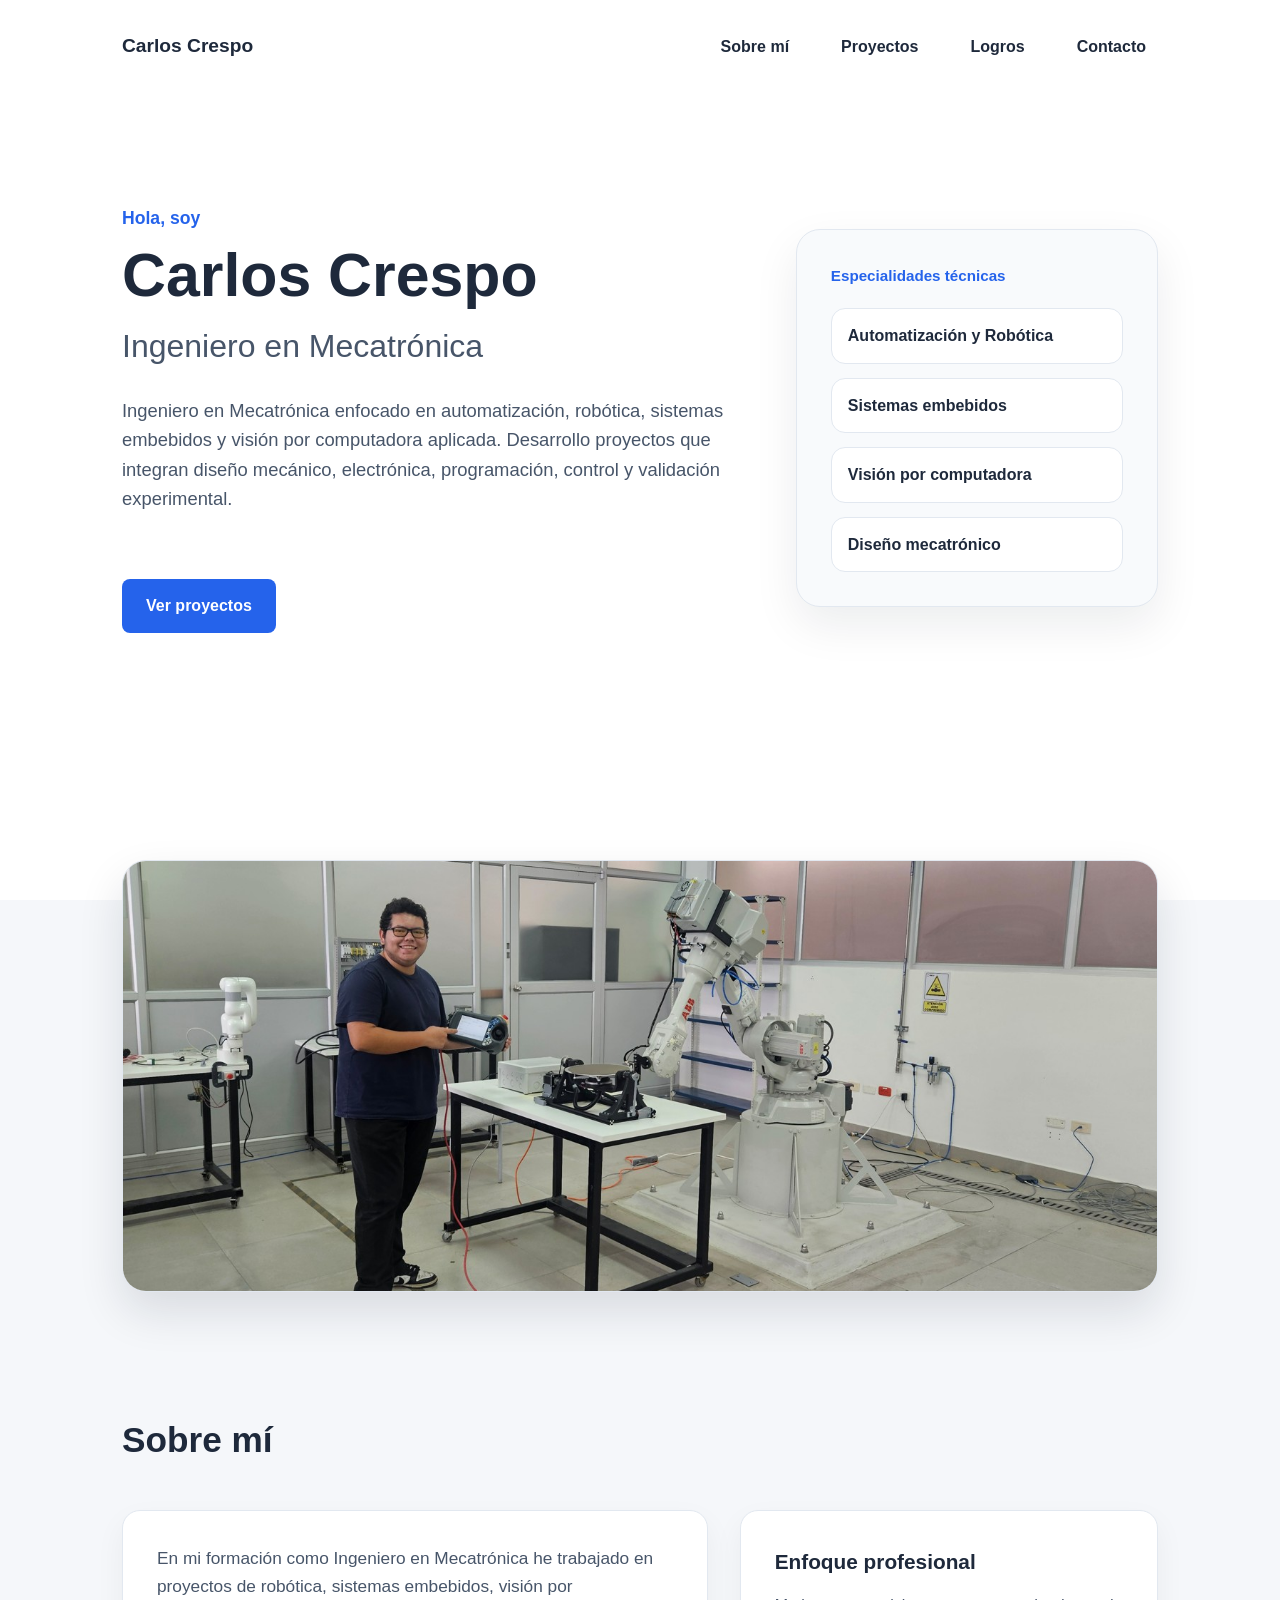
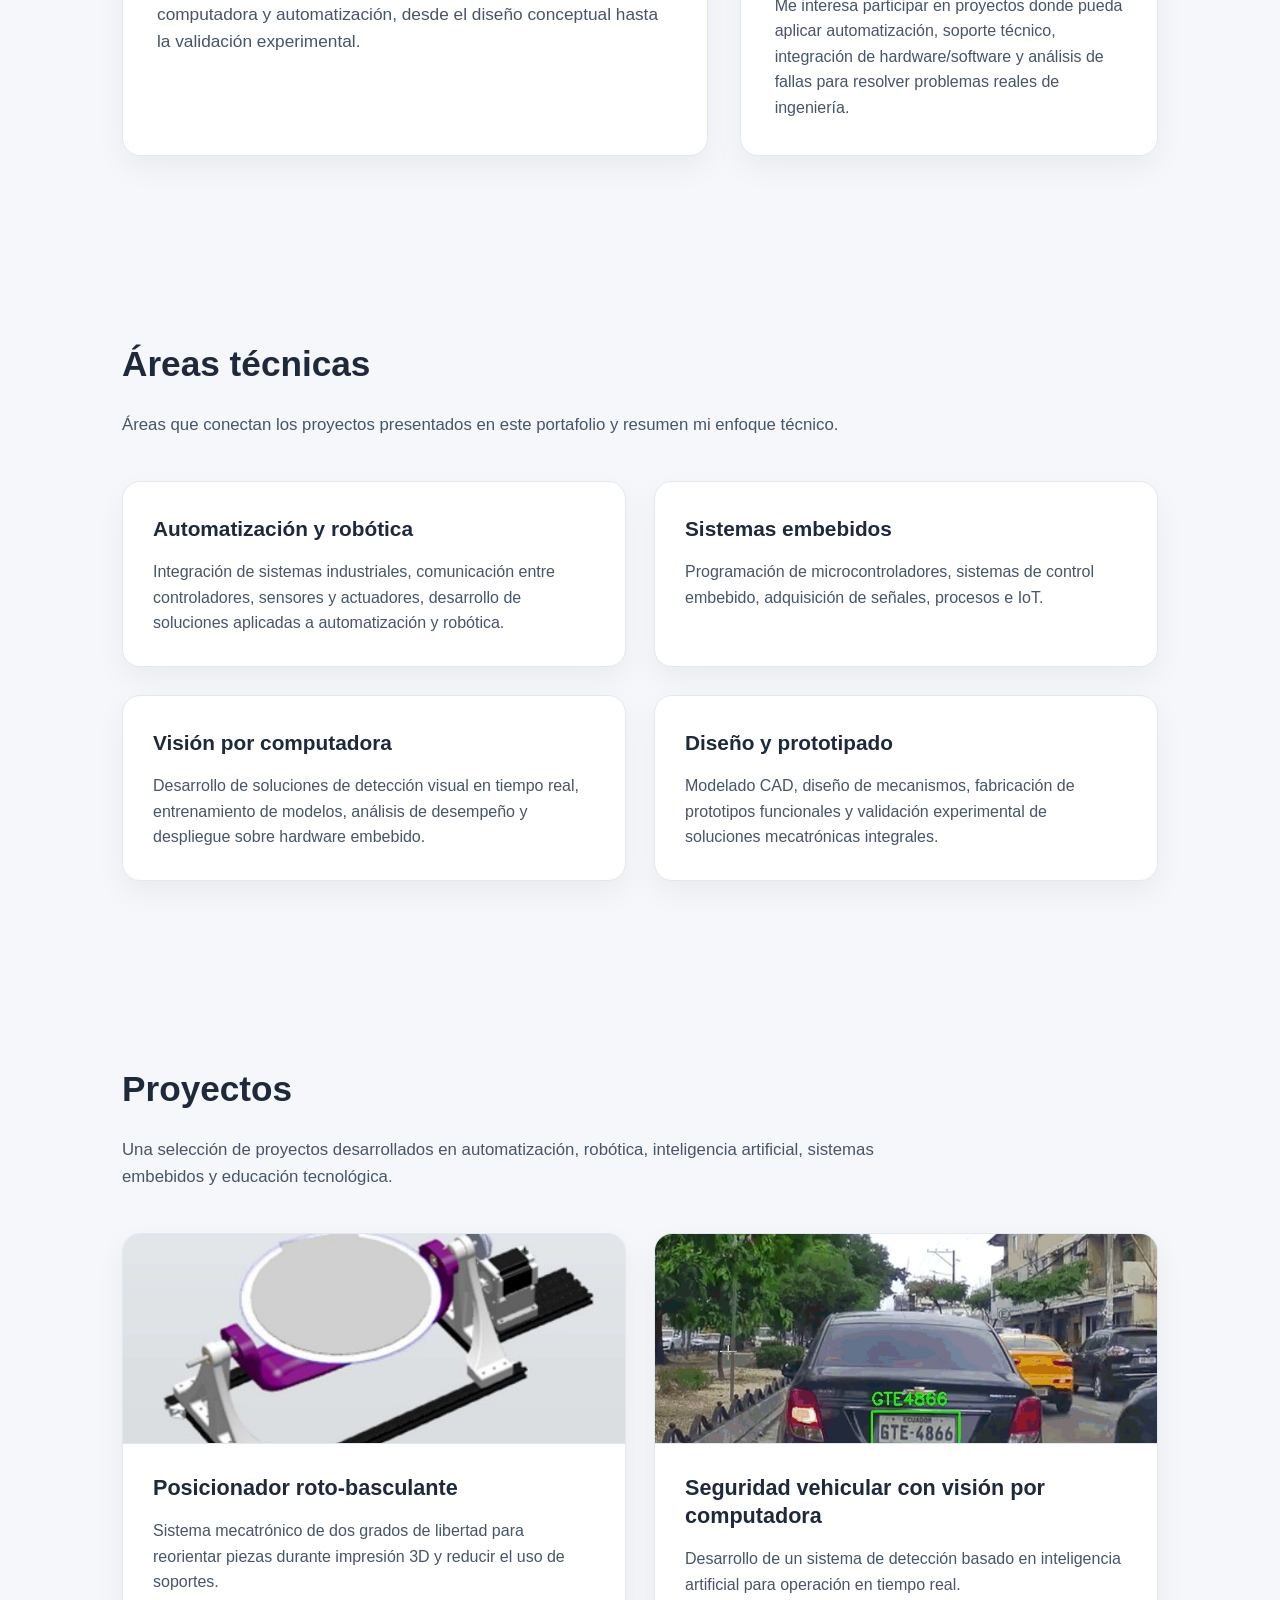
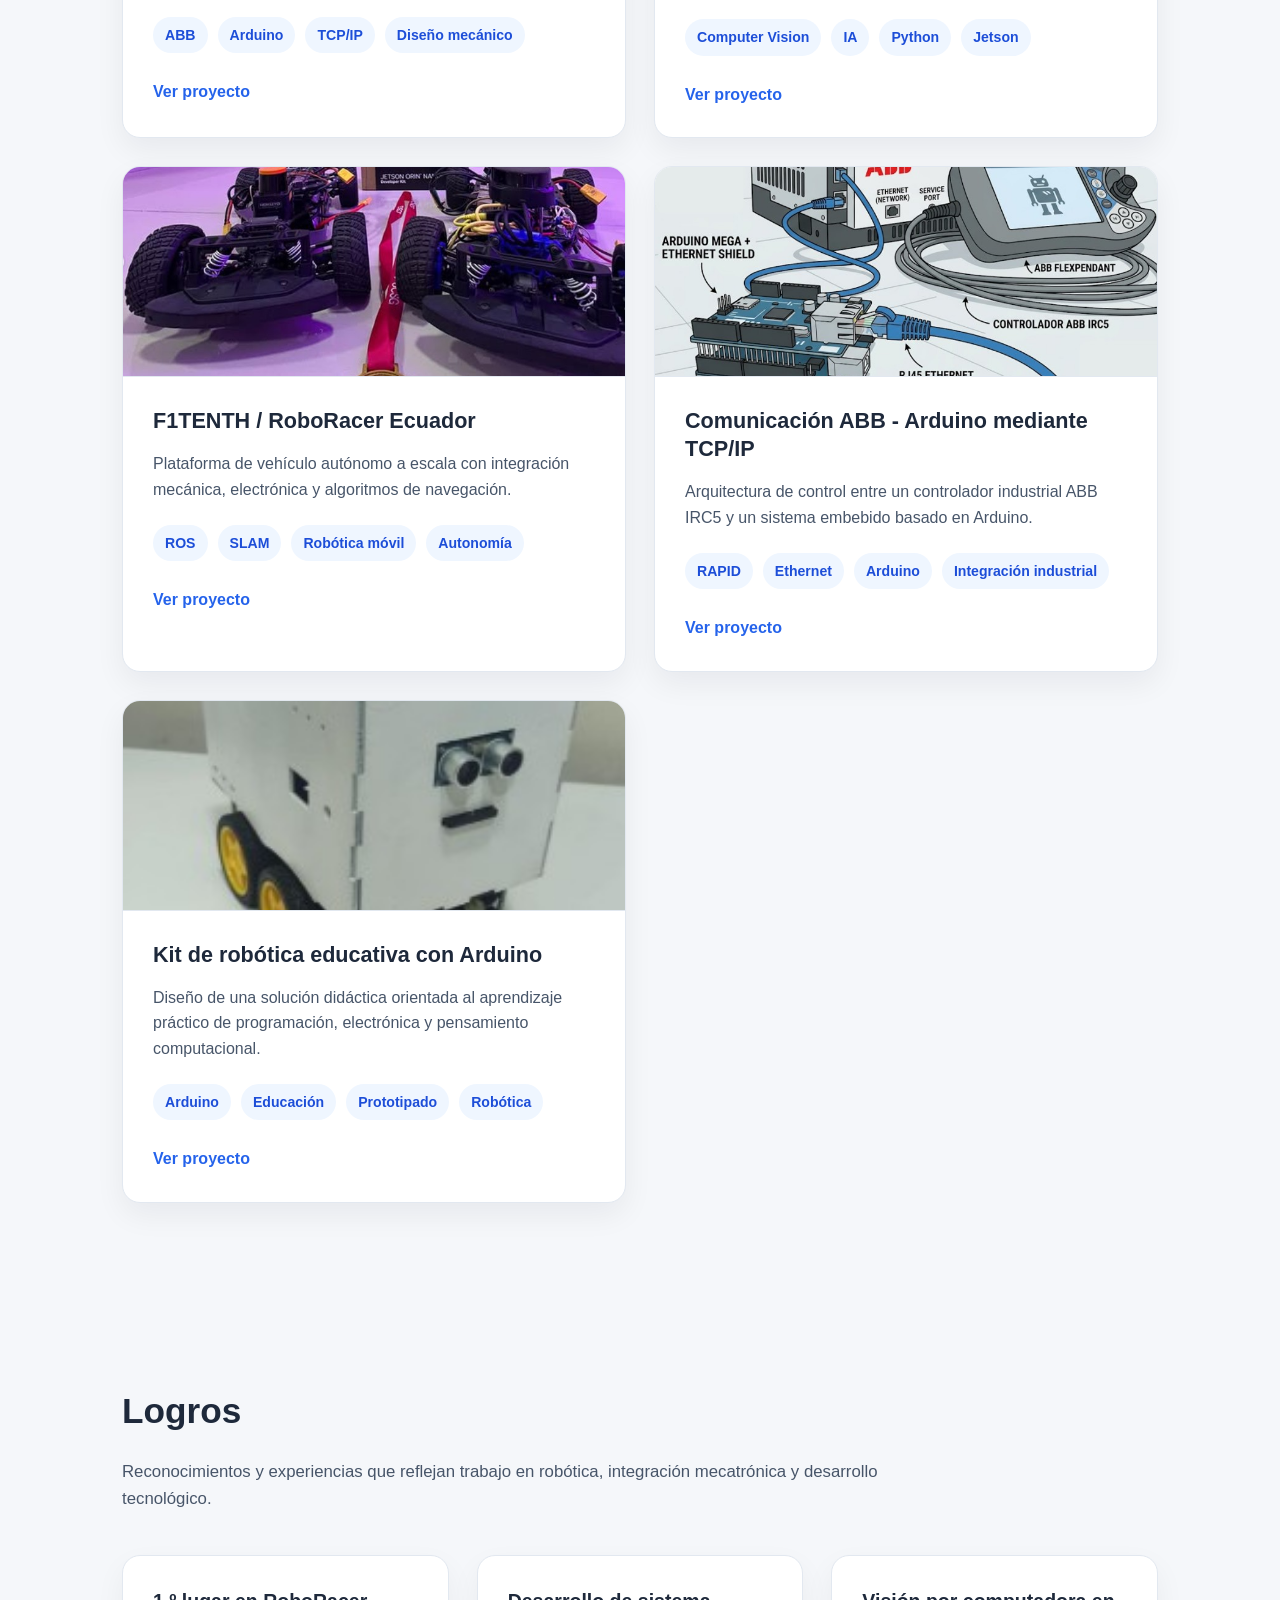
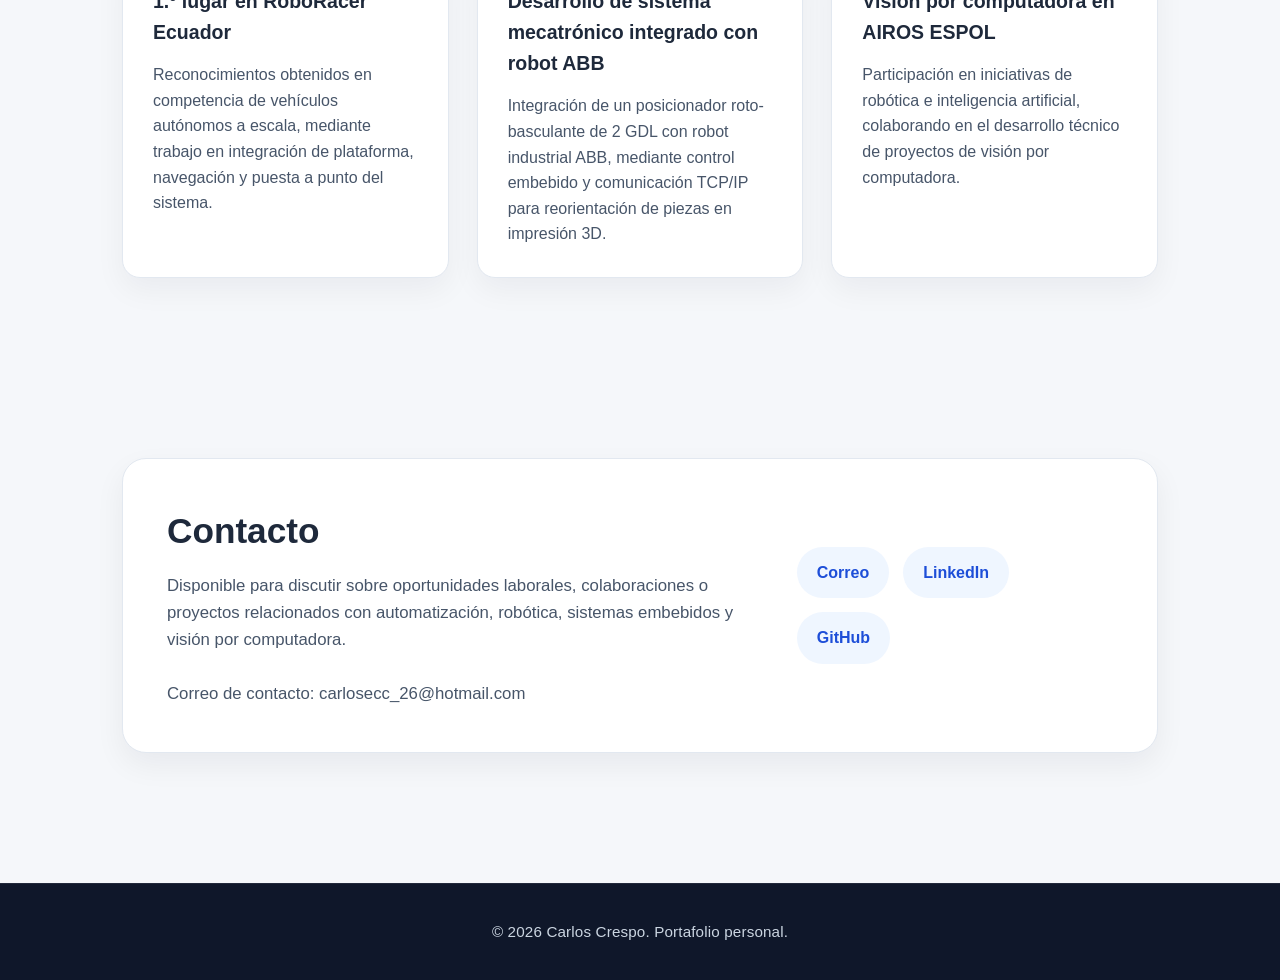
<file: index.html>
<!DOCTYPE html>
<html lang="es">
<head>
    <meta charset="UTF-8">
    <meta name="viewport" content="width=device-width, initial-scale=1.0">
    <title>Carlos Crespo | Portafolio</title>
    <link rel="stylesheet" href="style.css">
</head>

<body>

    <header class="hero">
        <nav class="navbar">
            <div class="logo">Carlos Crespo</div>

            <ul class="nav-links">
                <li><a href="#about">Sobre mí</a></li>
                <li><a href="#projects">Proyectos</a></li>
                <li><a href="#achievements">Logros</a></li>
                <li><a href="#contact">Contacto</a></li>
            </ul>
        </nav>

        <div class="hero-content hero-grid">

            <div class="hero-main">
                <p class="intro">Hola, soy</p>
                <h1>Carlos Crespo</h1>
                <h2>Ingeniero en Mecatrónica</h2>
                <p class="description">
                    Ingeniero en Mecatrónica enfocado en automatización, robótica, sistemas embebidos y
                    visión por computadora aplicada. Desarrollo proyectos que integran diseño mecánico, 
                    electrónica, programación, control y validación experimental.<br><br>

                </p>
        
                <a href="#projects" class="button">Ver proyectos</a>
            </div>
        
            <aside class="hero-panel">
                <p class="hero-panel-label">Especialidades técnicas</p>
        
                <div class="hero-panel-items">
                    <span>Automatización y Robótica</span>
                    <span>Sistemas embebidos</span>
                    <span>Visión por computadora</span>
                    <span>Diseño mecatrónico</span>
                </div>
        </aside>
    
    </div>
        
    </header>

    <main>

        <section class="featured-image-section">
            <div class="featured-image-container">
                <img 
                    src="assets/img/robot-abb-portada.jpg" 
                    alt="Robot industrial ABB utilizado en proyectos de automatización e integración mecatrónica"
                    class="featured-image">
            </div>
        </section>

        <section id="about" class="section about-section">
            <div class="section-header">
                <h2>Sobre mí</h2>
            </div>

        <div class="about-grid">
            <div class="about-text">
                <p>
                    En mi formación como Ingeniero en Mecatrónica he trabajado en proyectos de robótica, sistemas embebidos, 
                    visión por computadora y automatización, desde el diseño conceptual
                    hasta la validación experimental.
                </p>
            </div>

            <div class="about-highlight">
                <h3>Enfoque profesional</h3>
                <p>
                    Me interesa participar en proyectos donde pueda aplicar automatización, soporte técnico, 
                    integración de hardware/software y análisis de fallas para resolver problemas reales de ingeniería.
                </p>
            </div>
        </div>
        

        </section>

        <section id="skills" class="section skills-section">
            <div class="section-header">
                <h2>Áreas técnicas</h2>
                <p>
                    Áreas que conectan los proyectos presentados en este portafolio y resumen mi enfoque técnico.
                </p>
            </div>
        
            <div class="skills-grid">
        
                <article class="skill-card">
                    <h3>Automatización y robótica</h3>
                    <p>
                        Integración de sistemas industriales, comunicación entre controladores, sensores y actuadores,
                        desarrollo de soluciones aplicadas a automatización y robótica.
                    </p>
                </article>
        
                <article class="skill-card">
                    <h3>Sistemas embebidos</h3>
                    <p>
                        Programación de microcontroladores, sistemas de control embebido, adquisición de señales,
                        procesos e IoT.
                    </p>
                </article>
        
                <article class="skill-card">
                    <h3>Visión por computadora</h3>
                    <p>
                        Desarrollo de soluciones de detección visual en tiempo real, entrenamiento de modelos,
                        análisis de desempeño y despliegue sobre hardware embebido.
                    </p>
                </article>
        
                <article class="skill-card">
                    <h3>Diseño y prototipado</h3>
                    <p>
                        Modelado CAD, diseño de mecanismos, fabricación de prototipos funcionales
                        y validación experimental de soluciones mecatrónicas integrales.
                    </p>
                </article>
        
            </div>
        </section>

        <section id="projects" class="section projects-section">
            <div class="section-header">
                <h2>Proyectos</h2>
                <p>
                    Una selección de proyectos desarrollados en automatización, robótica,
                    inteligencia artificial, sistemas embebidos y educación tecnológica.
                </p>
            </div>
        
            <div class="projects-grid">
        
                <article class="project-card">
                    <div class="project-card-media">
                        <img 
                            src="assets/img/projects/mesa-rotobasculante.jpg"
                            alt="Mesa roto-basculante integrada con robot ABB">
                    </div>

                    <div class="project-content">
                        <h3>Posicionador roto-basculante </h3>
                        <p>
                            Sistema mecatrónico de dos grados de libertad para reorientar piezas
                            durante impresión 3D y reducir el uso de soportes.
                        </p>
        
                        <div class="project-tags">
                            <span>ABB</span>
                            <span>Arduino</span>
                            <span>TCP/IP</span>
                            <span>Diseño mecánico</span>
                        </div>
        
                        <a href="projects/mesa-rotobasculante.html" class="project-link">
                            Ver proyecto
                        </a>
                    </div>
                </article>
        
                <article class="project-card">
                    <div class="project-card-media">
                        <img 
                            src="assets/img/projects/seguridad-vehicular.jpg"
                            alt="Sistema de seguridad vehicular con visión por computadora">
                    </div>

                    <div class="project-content">
                        <h3>Seguridad vehicular con visión por computadora</h3>
                        <p>
                            Desarrollo de un sistema de detección basado en inteligencia artificial
                            para operación en tiempo real.
                        </p>
        
                        <div class="project-tags">
                            <span>Computer Vision</span>
                            <span>IA</span>
                            <span>Python</span>
                            <span>Jetson</span>
                        </div>
        
                        <a href="projects/seguridad-vehicular-ia.html" class="project-link">
                            Ver proyecto
                        </a>
                    </div>
                </article>

                <article class="project-card">
                    <div class="project-card-media">
                        <img 
                            src="assets/img/projects/f1tenth-roboracer.jpg"
                            alt="Vehículo autónomo F1TENTH utilizado en RoboRacer Ecuador">
                    </div>

                    <div class="project-content">
                        <h3>F1TENTH / RoboRacer Ecuador</h3>
                        <p>
                            Plataforma de vehículo autónomo a escala con integración mecánica,
                            electrónica y algoritmos de navegación.
                        </p>
        
                        <div class="project-tags">
                            <span>ROS</span>
                            <span>SLAM</span>
                            <span>Robótica móvil</span>
                            <span>Autonomía</span>
                        </div>
        
                        <a href="projects/f1tenth-roboracer.html" class="project-link">
                            Ver proyecto
                        </a>
                    </div>
                </article>

                <article class="project-card">     
                    <div class="project-card-media">
                        <img 
                            src="assets/img/projects/abb-arduino-tcp.jpg"
                            alt="Integración entre controlador ABB y sistema Arduino mediante TCP IP">
                    </div>

                    <div class="project-content">
                        <h3>Comunicación ABB - Arduino mediante TCP/IP</h3>
                        <p>
                            Arquitectura de control entre un controlador industrial ABB IRC5
                            y un sistema embebido basado en Arduino.
                        </p>
        
                        <div class="project-tags">
                            <span>RAPID</span>
                            <span>Ethernet</span>
                            <span>Arduino</span>
                            <span>Integración industrial</span>
                        </div>
        
                        <a href="projects/abb-arduino-tcp.html" class="project-link">
                            Ver proyecto
                        </a>
                    </div>
                </article>
        
                <article class="project-card">     
                    <div class="project-card-media">
                        <img 
                            src="assets/img/projects/kit-robotica-educativa.jpg"
                            alt="Kit de robótica educativa basado en Arduino">
                    </div>

                    <div class="project-content">
                        <h3>Kit de robótica educativa con Arduino</h3>
                        <p>
                            Diseño de una solución didáctica orientada al aprendizaje práctico
                            de programación, electrónica y pensamiento computacional.
                        </p>
        
                        <div class="project-tags">
                            <span>Arduino</span>
                            <span>Educación</span>
                            <span>Prototipado</span>
                            <span>Robótica</span>
                        </div>
        
                        <a href="projects/kit-robotica-educativa.html" class="project-link">
                            Ver proyecto
                        </a>
                    </div>
                </article>
        
            </div>
        </section>

        <section id="achievements" class="section achievements-section">
            <div class="section-header">
                <h2>Logros</h2>
                <p>
                    Reconocimientos y experiencias que reflejan trabajo en robótica,
                    integración mecatrónica y desarrollo tecnológico.
                </p>
            </div>

            <div class="achievements-grid">

                <article class="achievement-card">
                    <h3>1.º lugar en RoboRacer Ecuador</h3>
                    <p>
                        Reconocimientos obtenidos en competencia de vehículos autónomos a escala,
                        mediante trabajo en integración de plataforma, navegación y puesta a punto del sistema.
                    </p>
                </article>

                <article class="achievement-card">
                    <h3>Desarrollo de sistema mecatrónico integrado con robot ABB</h3>
                    <p>
                        Integración de un posicionador roto-basculante de 2 GDL con robot industrial ABB, 
                        mediante control embebido y comunicación TCP/IP para reorientación de piezas en impresión 3D.
                </article>

                <article class="achievement-card">
                    <h3>Visión por computadora en AIROS ESPOL</h3>
                    <p>
                        Participación en iniciativas de robótica e inteligencia artificial,
                        colaborando en el desarrollo técnico de proyectos de visión por computadora.
                    </p>
                </article>

            </div>
        </section>

        <section id="contact" class="section contact-section">
            <div class="contact-box">
                <div class="contact-text">
                    <h2>Contacto</h2>
                    <p>
                        Disponible para discutir sobre oportunidades laborales, colaboraciones
                        o proyectos relacionados con automatización, robótica, sistemas embebidos
                        y visión por computadora.<br><br>

                        Correo de contacto: carlosecc_26@hotmail.com
                    </p>
                </div>
        
                <div class="contact-links">
                    <a href="mailto:caedcres@espol.edu.ec" class="contact-link">
                        Correo
                    </a>

                    <a href="https://www.linkedin.com/in/26-carlos-crespo"
                    class="contact-link"
                    target="_blank"
                    rel="noopener noreferrer">
                        LinkedIn
                    </a>

                    <a href="https://github.com/CarlosCrespoC"
                    class="contact-link"
                    target="_blank"
                    rel="noopener noreferrer">
                        GitHub
                    </a>
                </div>
            </div>
        </section>

    </main>

    <footer>
        <p>© 2026 Carlos Crespo. Portafolio personal.</p>
    </footer>

</body>
</html>
</file>
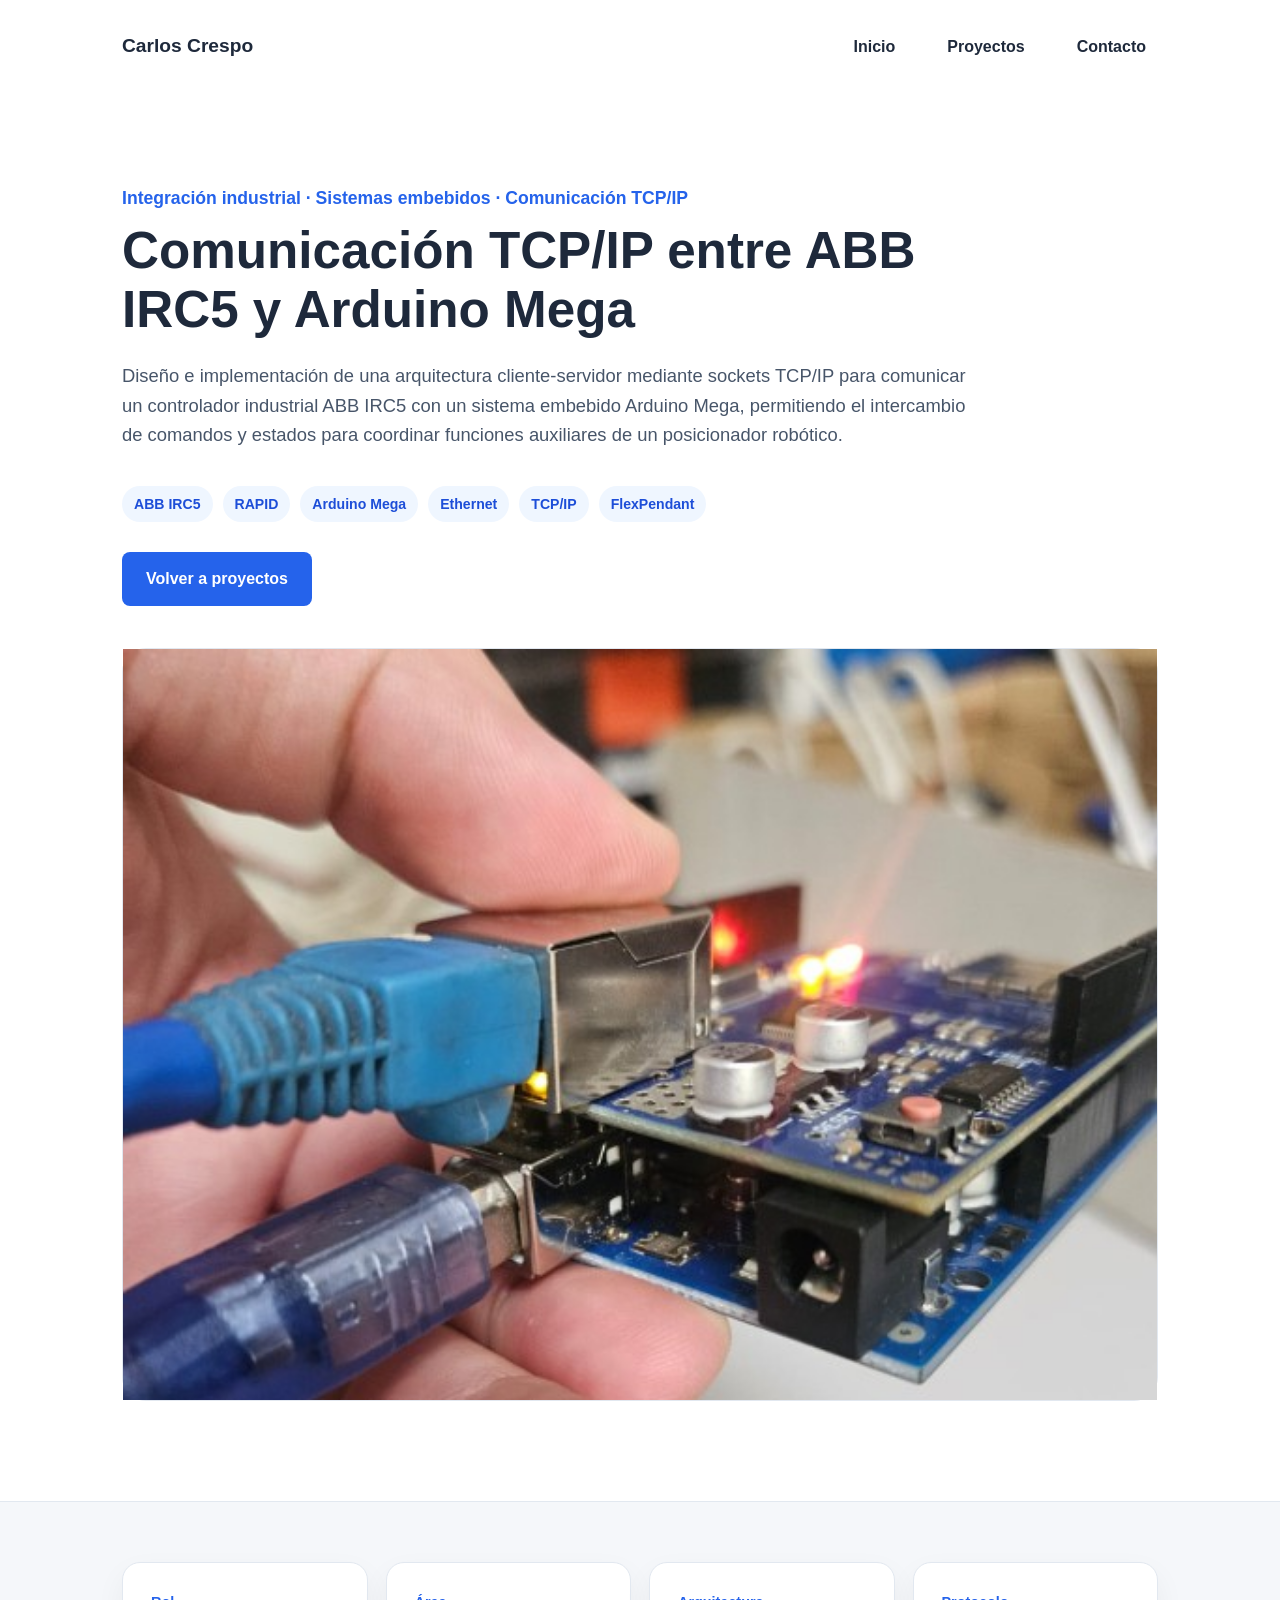
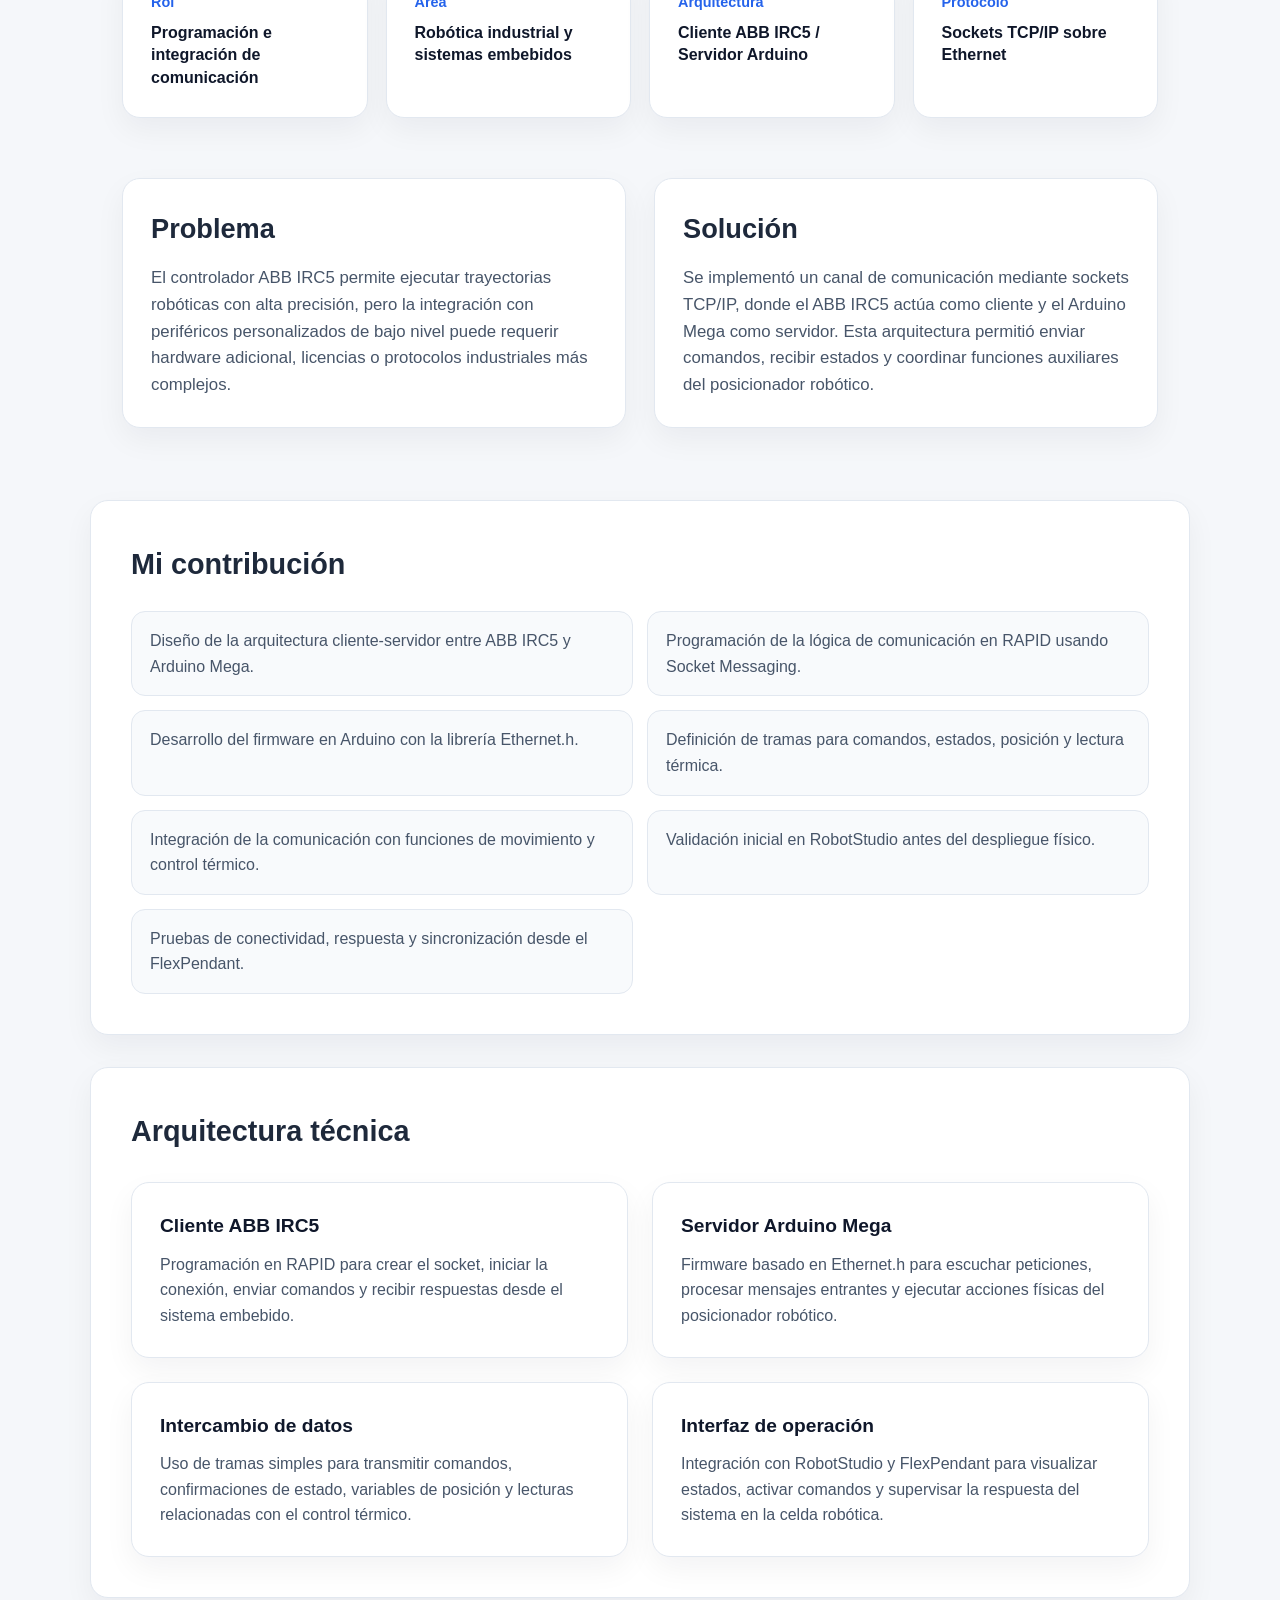
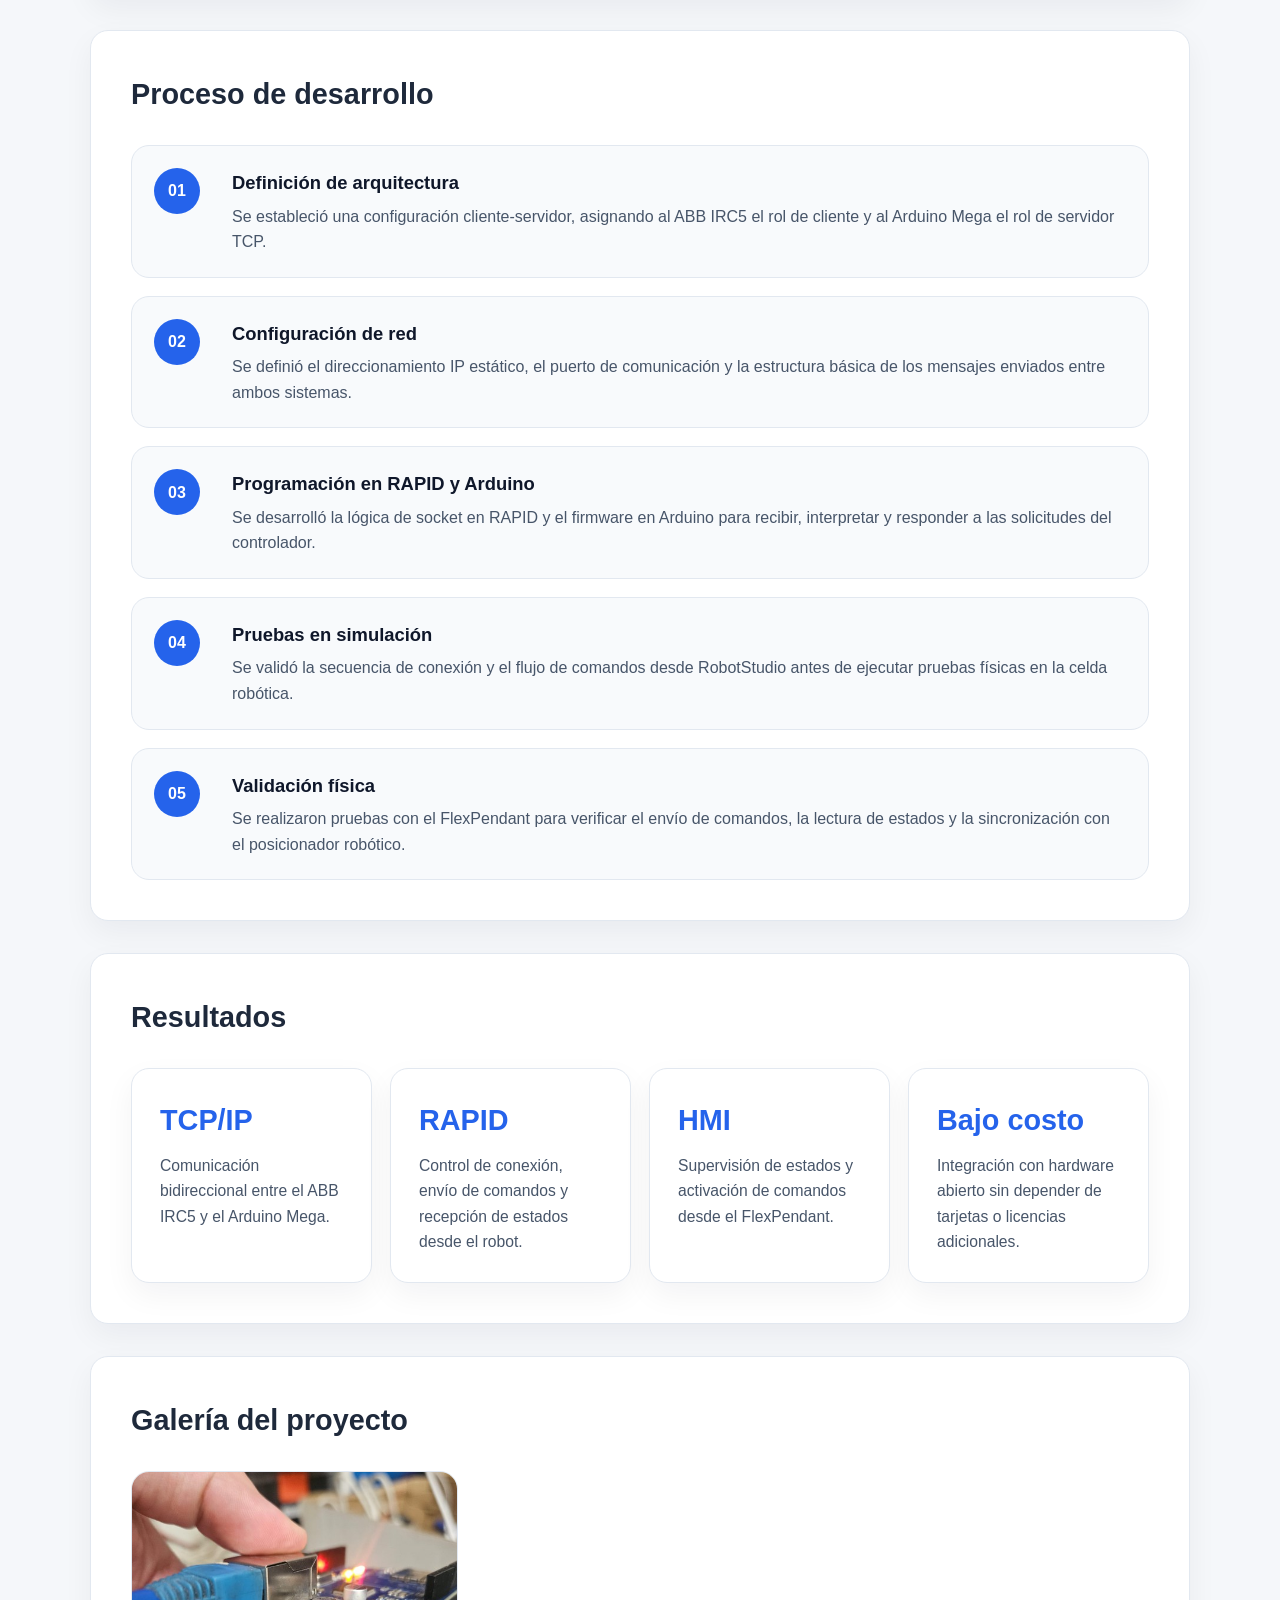
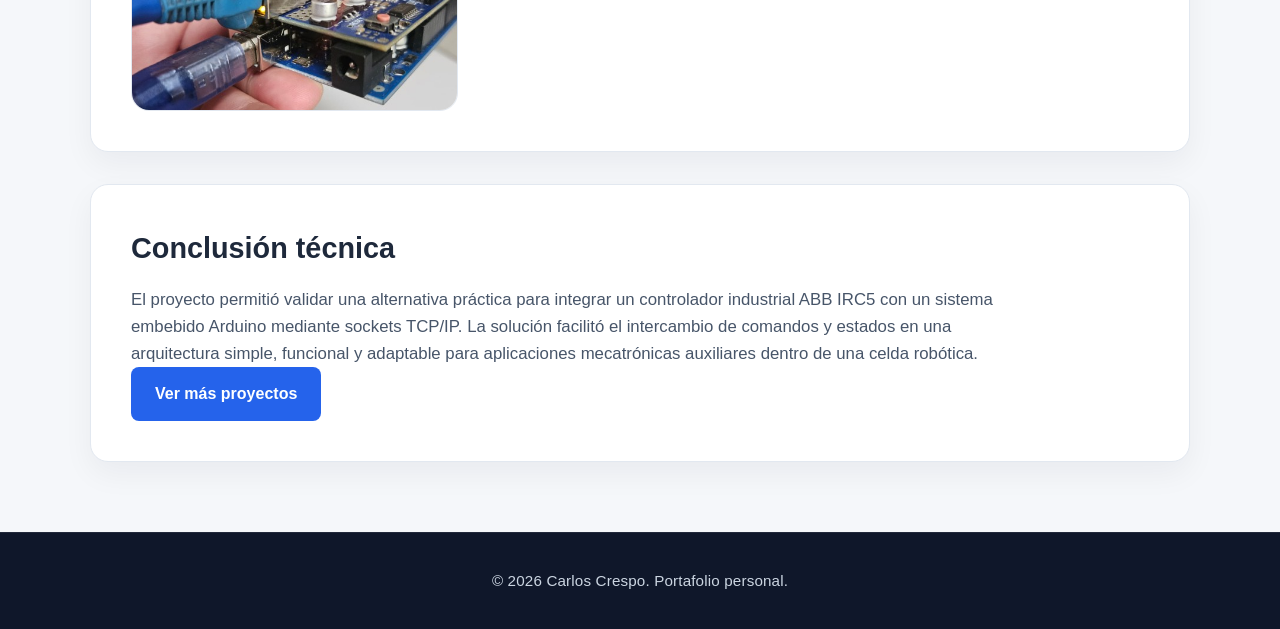
<file: projects/abb-arduino-tcp.html>
<!DOCTYPE html>
<html lang="es">
<head>
    <meta charset="UTF-8">
    <meta name="viewport" content="width=device-width, initial-scale=1.0">
    <title>Comunicación TCP/IP entre ABB IRC5 y Arduino Mega | Carlos Crespo</title>
    <link rel="stylesheet" href="../style.css">
</head>

<body>

    <header class="project-header">
        <nav class="navbar">
            <div class="logo">Carlos Crespo</div>

            <ul class="nav-links">
                <li><a href="../index.html">Inicio</a></li>
                <li><a href="../index.html#projects">Proyectos</a></li>
                <li><a href="../index.html#contact">Contacto</a></li>
            </ul>
        </nav>

        <div class="project-hero">
            <p class="intro">Integración industrial · Sistemas embebidos · Comunicación TCP/IP</p>

            <h1>Comunicación TCP/IP entre ABB IRC5 y Arduino Mega</h1>

            <p class="description">
                Diseño e implementación de una arquitectura cliente-servidor mediante sockets TCP/IP
                para comunicar un controlador industrial ABB IRC5 con un sistema embebido Arduino Mega,
                permitiendo el intercambio de comandos y estados para coordinar funciones auxiliares
                de un posicionador robótico.
            </p>

            <div class="project-tags">
                <span>ABB IRC5</span>
                <span>RAPID</span>
                <span>Arduino Mega</span>
                <span>Ethernet</span>
                <span>TCP/IP</span>
                <span>FlexPendant</span>
            </div>

            <a href="../index.html#projects" class="button">Volver a proyectos</a>
            
            <div class="project-hero-media">
                <img 
                    src="../assets/img/project-hero/ABB_Arduino/Arduino_Ethernet.jpg"
                    alt="Arquitectura de comunicación entre ABB IRC5 y Arduino Mega mediante TCP/IP">
            </div>
        </div>
    </header>

    <main>

        <section class="section project-overview-grid">
            <div class="overview-card">
                <span>Rol</span>
                <strong>Programación e integración de comunicación</strong>
            </div>

            <div class="overview-card">
                <span>Área</span>
                <strong>Robótica industrial y sistemas embebidos</strong>
            </div>

            <div class="overview-card">
                <span>Arquitectura</span>
                <strong>Cliente ABB IRC5 / Servidor Arduino</strong>
            </div>

            <div class="overview-card">
                <span>Protocolo</span>
                <strong>Sockets TCP/IP sobre Ethernet</strong>
            </div>
        </section>


        <section class="section project-split">
            <article class="project-info-card">
                <h2>Problema</h2>
                <p>
                    El controlador ABB IRC5 permite ejecutar trayectorias robóticas con alta precisión,
                    pero la integración con periféricos personalizados de bajo nivel puede requerir
                    hardware adicional, licencias o protocolos industriales más complejos.
                </p>
            </article>

            <article class="project-info-card">
                <h2>Solución</h2>
                <p>
                    Se implementó un canal de comunicación mediante sockets TCP/IP, donde el ABB IRC5
                    actúa como cliente y el Arduino Mega como servidor. Esta arquitectura permitió enviar
                    comandos, recibir estados y coordinar funciones auxiliares del posicionador robótico.
                </p>
            </article>
        </section>


        <section class="section project-detail">
            <h2>Mi contribución</h2>

            <div class="contribution-list">
                <div>Diseño de la arquitectura cliente-servidor entre ABB IRC5 y Arduino Mega.</div>
                <div>Programación de la lógica de comunicación en RAPID usando Socket Messaging.</div>
                <div>Desarrollo del firmware en Arduino con la librería Ethernet.h.</div>
                <div>Definición de tramas para comandos, estados, posición y lectura térmica.</div>
                <div>Integración de la comunicación con funciones de movimiento y control térmico.</div>
                <div>Validación inicial en RobotStudio antes del despliegue físico.</div>
                <div>Pruebas de conectividad, respuesta y sincronización desde el FlexPendant.</div>
            </div>
        </section>


        <section class="section project-detail">
            <h2>Arquitectura técnica</h2>

            <div class="tech-grid">
                <article class="tech-card">
                    <h3>Cliente ABB IRC5</h3>
                    <p>
                        Programación en RAPID para crear el socket, iniciar la conexión,
                        enviar comandos y recibir respuestas desde el sistema embebido.
                    </p>
                </article>

                <article class="tech-card">
                    <h3>Servidor Arduino Mega</h3>
                    <p>
                        Firmware basado en Ethernet.h para escuchar peticiones, procesar mensajes
                        entrantes y ejecutar acciones físicas del posicionador robótico.
                    </p>
                </article>

                <article class="tech-card">
                    <h3>Intercambio de datos</h3>
                    <p>
                        Uso de tramas simples para transmitir comandos, confirmaciones de estado,
                        variables de posición y lecturas relacionadas con el control térmico.
                    </p>
                </article>

                <article class="tech-card">
                    <h3>Interfaz de operación</h3>
                    <p>
                        Integración con RobotStudio y FlexPendant para visualizar estados,
                        activar comandos y supervisar la respuesta del sistema en la celda robótica.
                    </p>
                </article>
            </div>
        </section>


        <section class="section project-detail">
            <h2>Proceso de desarrollo</h2>

            <div class="timeline">
                <div class="timeline-item">
                    <span>01</span>
                    <div>
                        <h3>Definición de arquitectura</h3>
                        <p>
                            Se estableció una configuración cliente-servidor, asignando al ABB IRC5
                            el rol de cliente y al Arduino Mega el rol de servidor TCP.
                        </p>
                    </div>
                </div>

                <div class="timeline-item">
                    <span>02</span>
                    <div>
                        <h3>Configuración de red</h3>
                        <p>
                            Se definió el direccionamiento IP estático, el puerto de comunicación
                            y la estructura básica de los mensajes enviados entre ambos sistemas.
                        </p>
                    </div>
                </div>

                <div class="timeline-item">
                    <span>03</span>
                    <div>
                        <h3>Programación en RAPID y Arduino</h3>
                        <p>
                            Se desarrolló la lógica de socket en RAPID y el firmware en Arduino
                            para recibir, interpretar y responder a las solicitudes del controlador.
                        </p>
                    </div>
                </div>

                <div class="timeline-item">
                    <span>04</span>
                    <div>
                        <h3>Pruebas en simulación</h3>
                        <p>
                            Se validó la secuencia de conexión y el flujo de comandos desde RobotStudio
                            antes de ejecutar pruebas físicas en la celda robótica.
                        </p>
                    </div>
                </div>

                <div class="timeline-item">
                    <span>05</span>
                    <div>
                        <h3>Validación física</h3>
                        <p>
                            Se realizaron pruebas con el FlexPendant para verificar el envío de comandos,
                            la lectura de estados y la sincronización con el posicionador robótico.
                        </p>
                    </div>
                </div>
            </div>
        </section>


        <section class="section project-detail">
            <h2>Resultados</h2>

            <div class="results-grid">
                <article class="result-card">
                    <strong>TCP/IP</strong>
                    <p>Comunicación bidireccional entre el ABB IRC5 y el Arduino Mega.</p>
                </article>

                <article class="result-card">
                    <strong>RAPID</strong>
                    <p>Control de conexión, envío de comandos y recepción de estados desde el robot.</p>
                </article>

                <article class="result-card">
                    <strong>HMI</strong>
                    <p>Supervisión de estados y activación de comandos desde el FlexPendant.</p>
                </article>

                <article class="result-card">
                    <strong>Bajo costo</strong>
                    <p>Integración con hardware abierto sin depender de tarjetas o licencias adicionales.</p>
                </article>
            </div>
        </section>


        <section class="section project-detail">
            <h2>Galería del proyecto</h2>

            <div class="project-gallery">
                <img 
                    src="../assets/img/project-hero/ABB_Arduino/Arduino_Ethernet.jpg"
                    alt="Diagrama o montaje de comunicación Ethernet entre ABB IRC5 y Arduino Mega">
            </div>
        </section>


        <section class="section project-detail final-project-note">
            <h2>Conclusión técnica</h2>
            <p>
                El proyecto permitió validar una alternativa práctica para integrar un controlador industrial
                ABB IRC5 con un sistema embebido Arduino mediante sockets TCP/IP. La solución facilitó el
                intercambio de comandos y estados en una arquitectura simple, funcional y adaptable para
                aplicaciones mecatrónicas auxiliares dentro de una celda robótica.
            </p>

            <a href="../index.html#projects" class="button">Ver más proyectos</a>
        </section>

    </main>

    <footer>
        <p>© 2026 Carlos Crespo. Portafolio personal.</p>
    </footer>

</body>
</html>
</file>
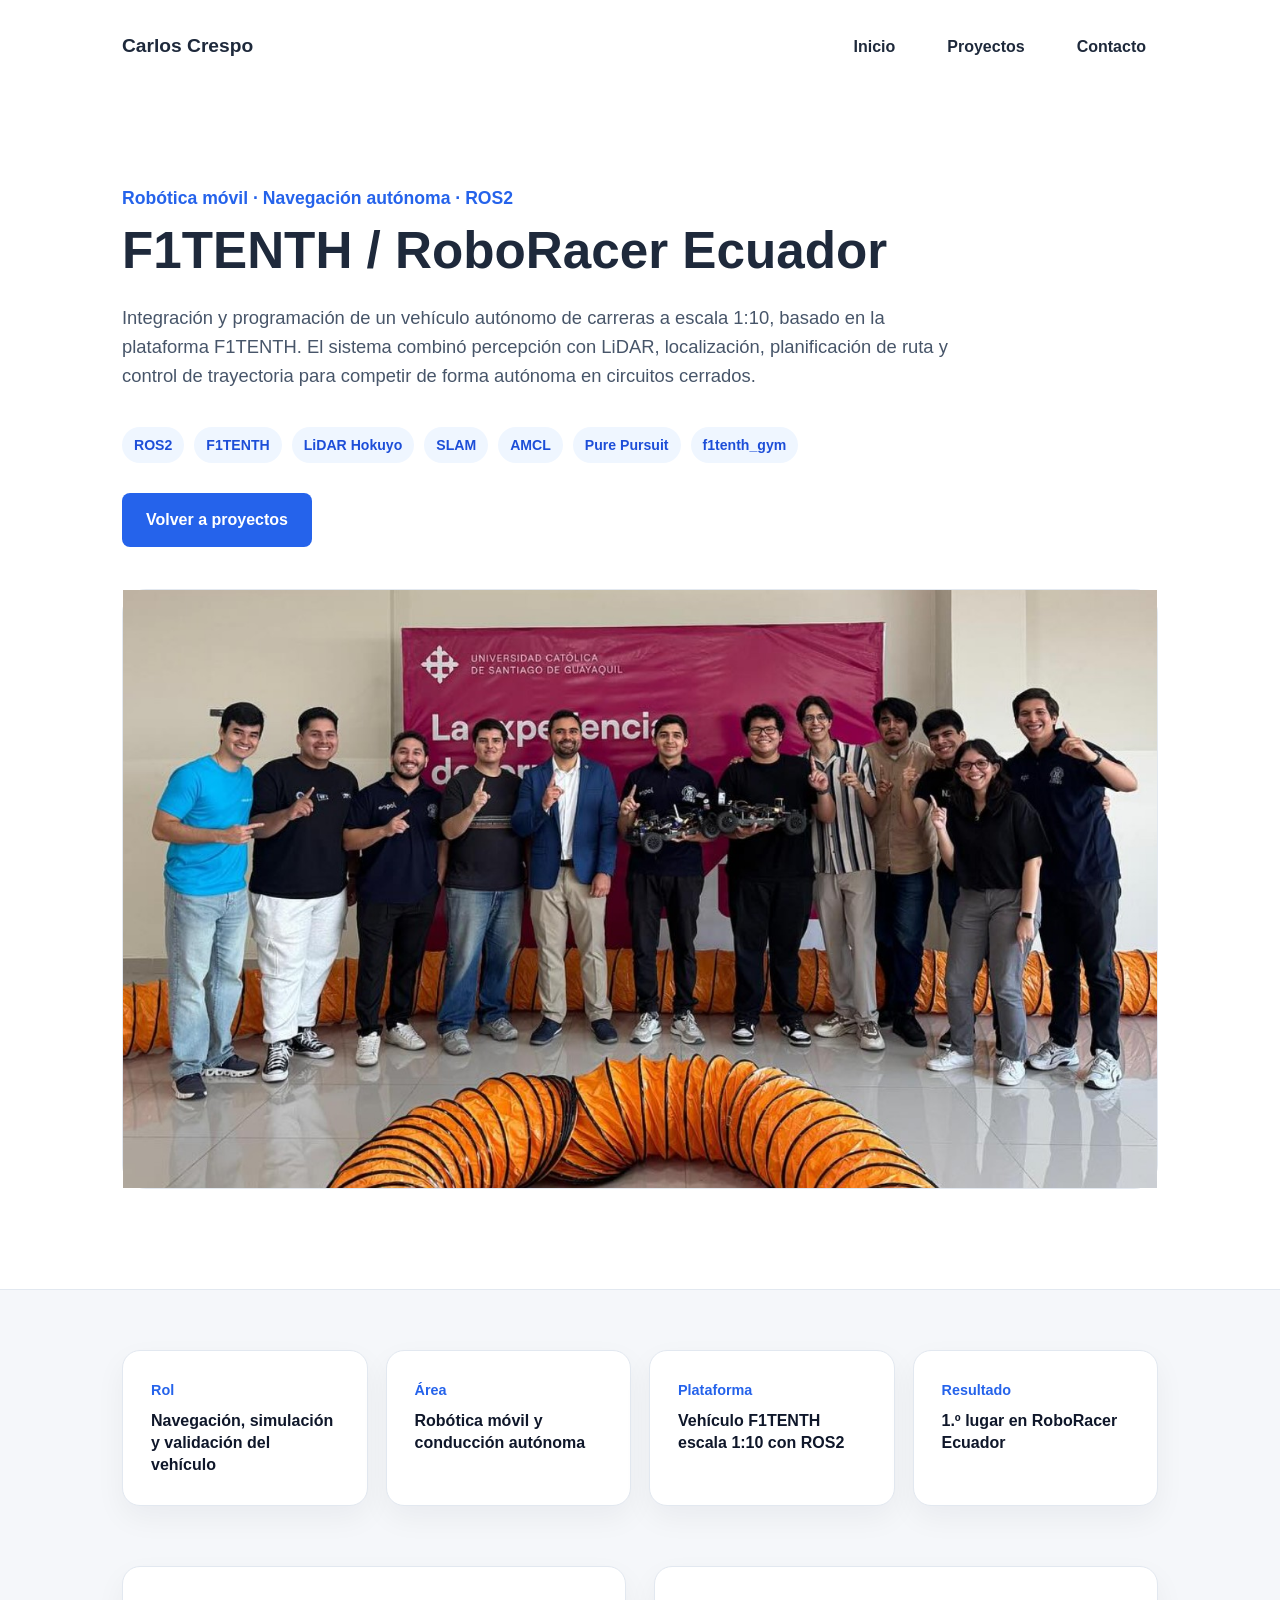
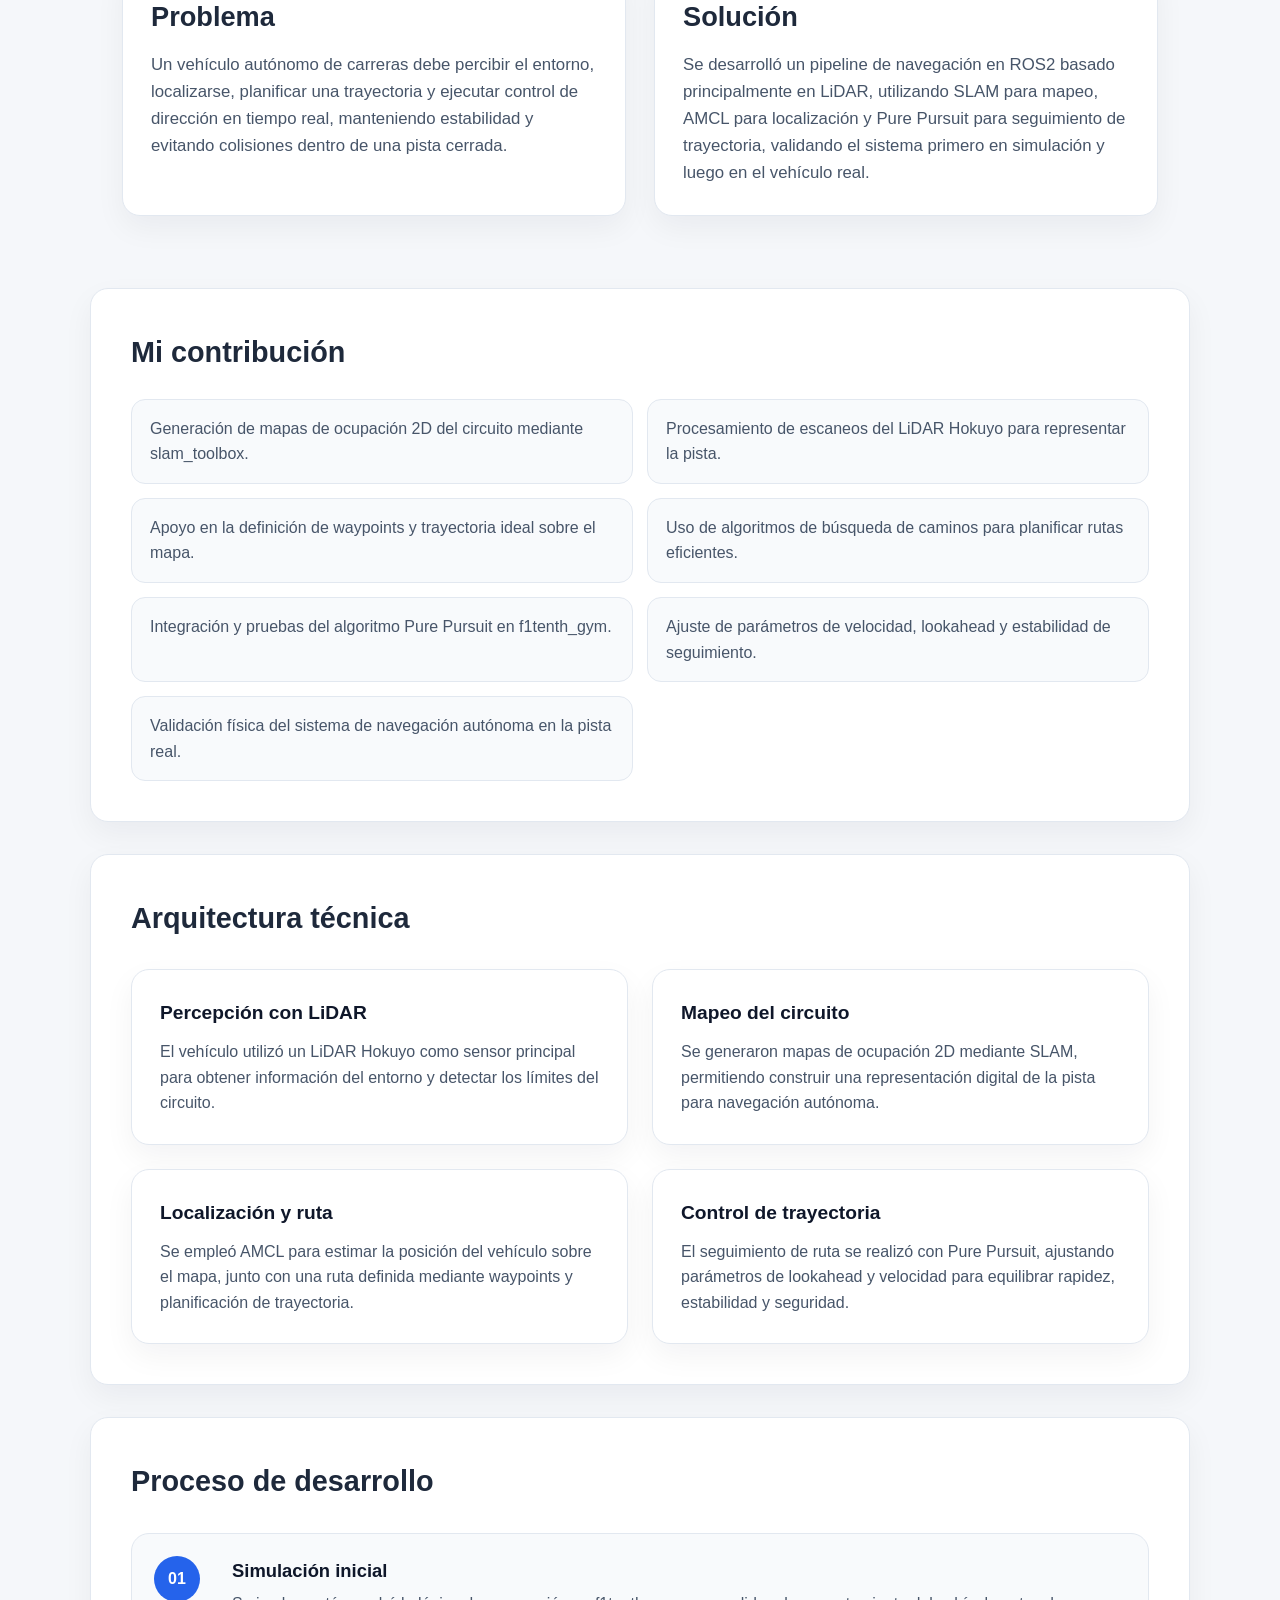
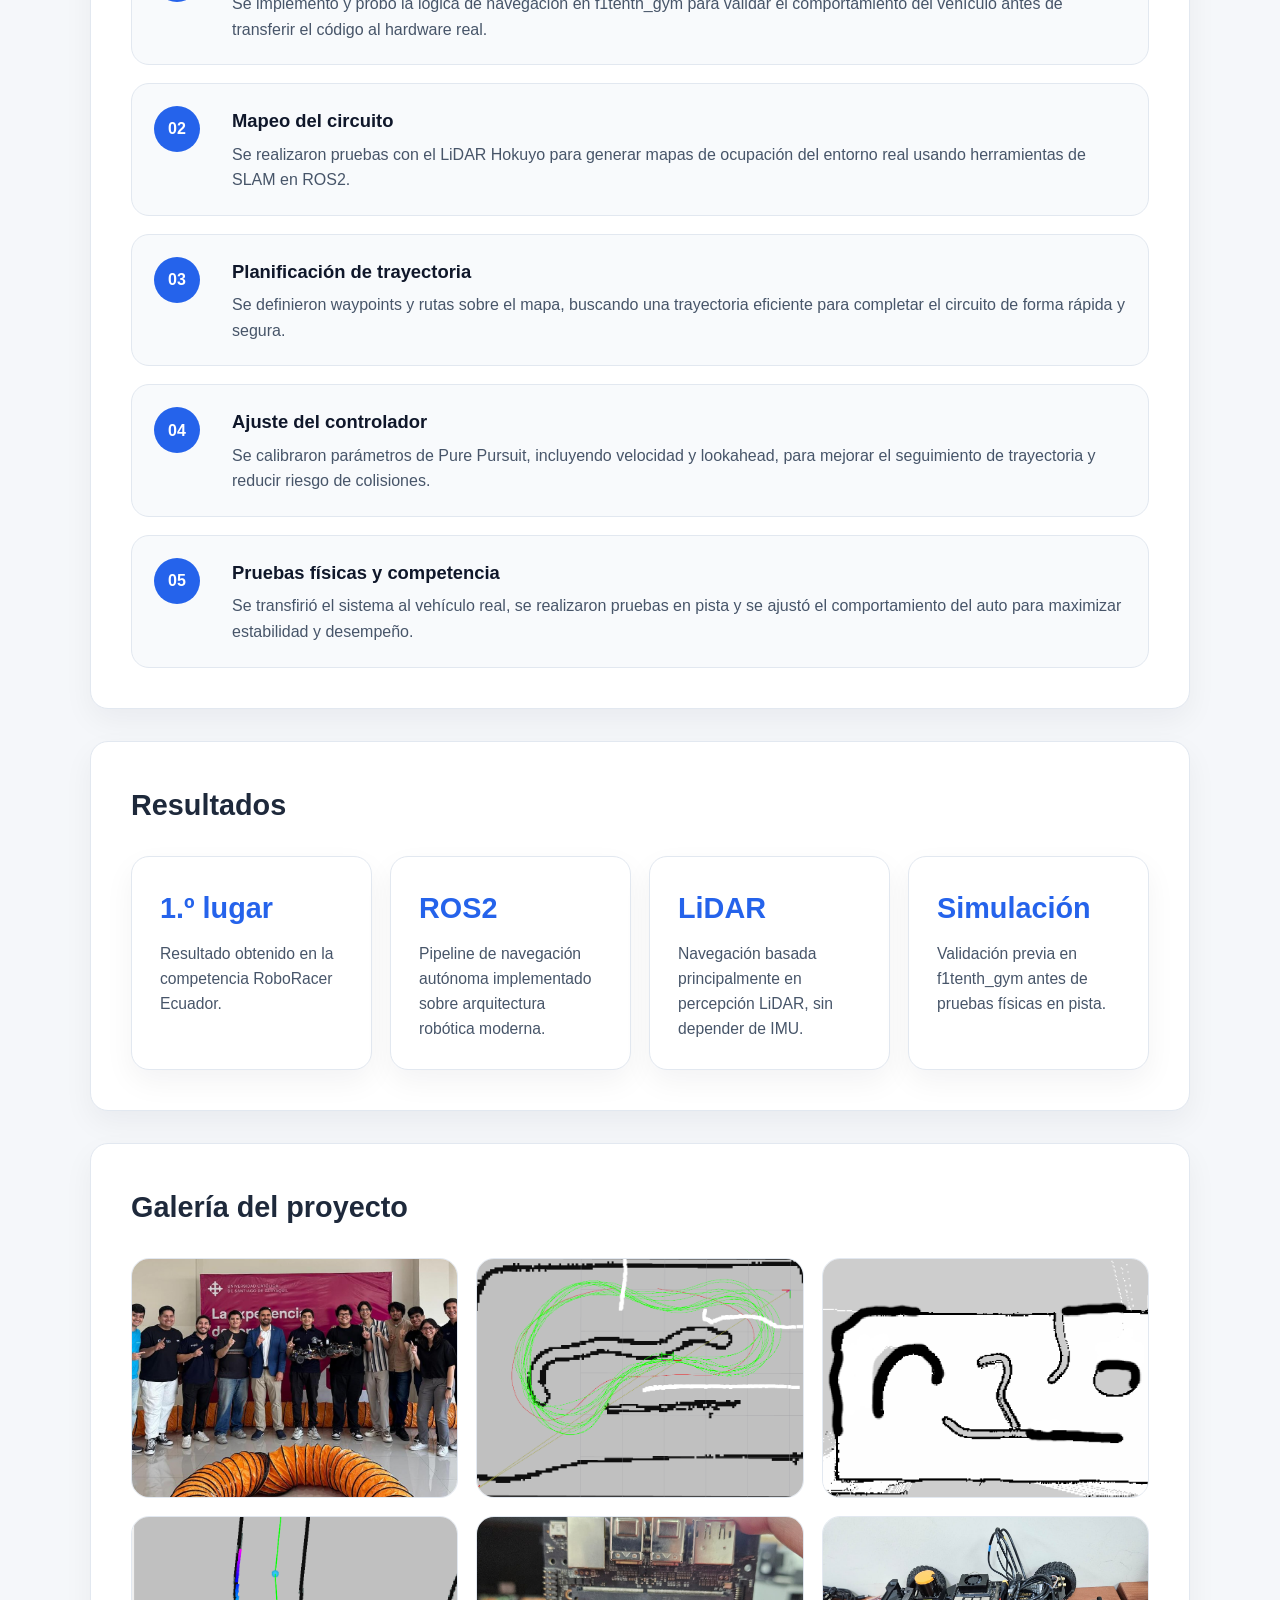
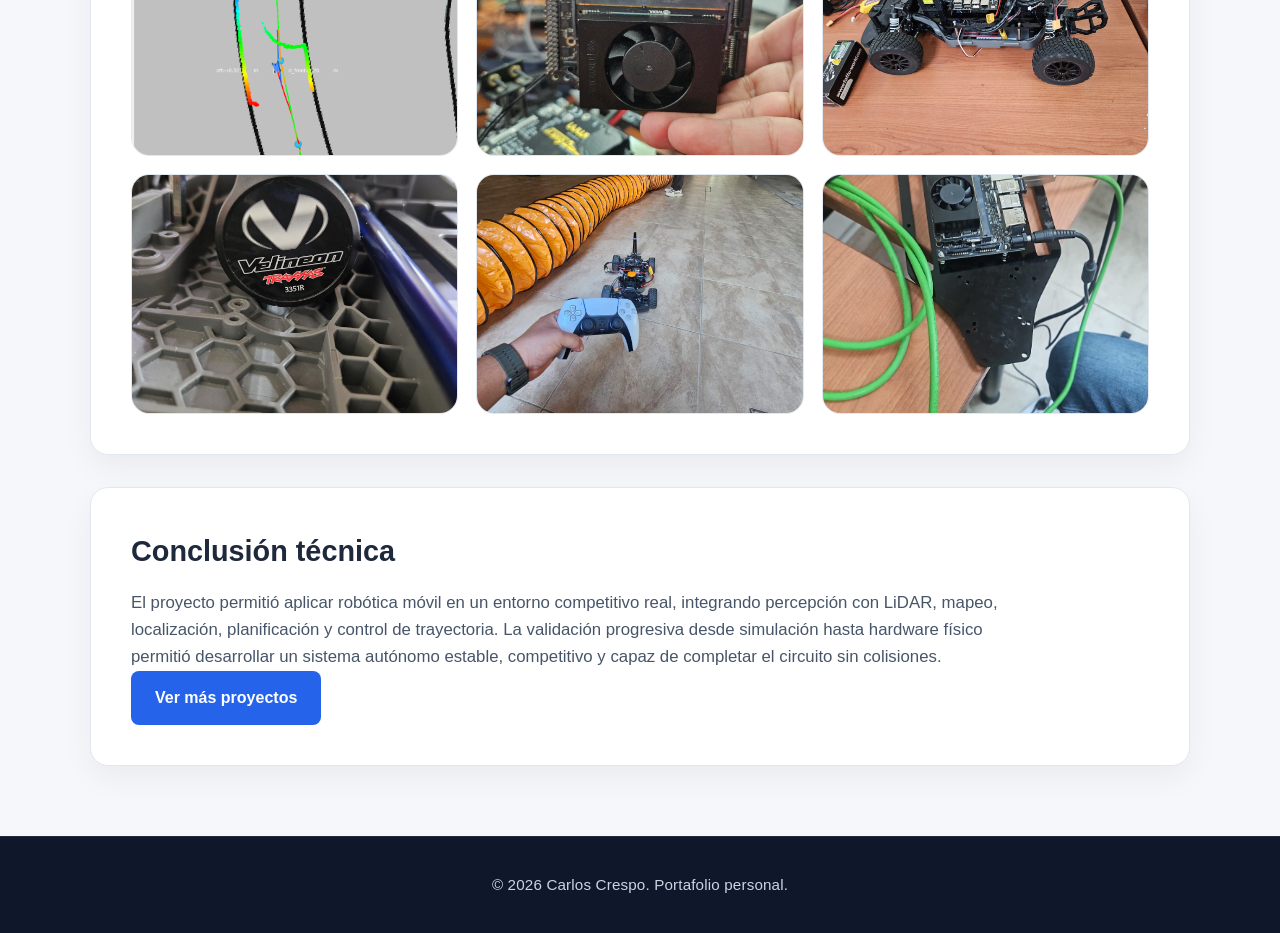
<file: projects/f1tenth-roboracer.html>
<!DOCTYPE html>
<html lang="es">
<head>
    <meta charset="UTF-8">
    <meta name="viewport" content="width=device-width, initial-scale=1.0">
    <title>F1TENTH RoboRacer Ecuador | Carlos Crespo</title>
    <link rel="stylesheet" href="../style.css">
</head>

<body>

    <header class="project-header">
        <nav class="navbar">
            <div class="logo">Carlos Crespo</div>

            <ul class="nav-links">
                <li><a href="../index.html">Inicio</a></li>
                <li><a href="../index.html#projects">Proyectos</a></li>
                <li><a href="../index.html#contact">Contacto</a></li>
            </ul>
        </nav>

        <div class="project-hero">
            <p class="intro">Robótica móvil · Navegación autónoma · ROS2</p>

            <h1>F1TENTH / RoboRacer Ecuador</h1>

            <p class="description">
                Integración y programación de un vehículo autónomo de carreras a escala 1:10,
                basado en la plataforma F1TENTH. El sistema combinó percepción con LiDAR,
                localización, planificación de ruta y control de trayectoria para competir
                de forma autónoma en circuitos cerrados.
            </p>

            <div class="project-tags">
                <span>ROS2</span>
                <span>F1TENTH</span>
                <span>LiDAR Hokuyo</span>
                <span>SLAM</span>
                <span>AMCL</span>
                <span>Pure Pursuit</span>
                <span>f1tenth_gym</span>
            </div>

            <a href="../index.html#projects" class="button">Volver a proyectos</a>
                        
            <div class="project-hero-media">
                <img 
                    src="../assets/img/project-hero/F1TENTH/Foto Grupal RoboRacer Ganadores.jpg"
                    alt="Equipo ganador de RoboRacer Ecuador con vehículo autónomo F1TENTH">
            </div>
        </div>
    </header>

    <main>

        <section class="section project-overview-grid">
            <div class="overview-card">
                <span>Rol</span>
                <strong>Navegación, simulación y validación del vehículo</strong>
            </div>

            <div class="overview-card">
                <span>Área</span>
                <strong>Robótica móvil y conducción autónoma</strong>
            </div>

            <div class="overview-card">
                <span>Plataforma</span>
                <strong>Vehículo F1TENTH escala 1:10 con ROS2</strong>
            </div>

            <div class="overview-card">
                <span>Resultado</span>
                <strong>1.º lugar en RoboRacer Ecuador</strong>
            </div>
        </section>


        <section class="section project-split">
            <article class="project-info-card">
                <h2>Problema</h2>
                <p>
                    Un vehículo autónomo de carreras debe percibir el entorno, localizarse,
                    planificar una trayectoria y ejecutar control de dirección en tiempo real,
                    manteniendo estabilidad y evitando colisiones dentro de una pista cerrada.
                </p>
            </article>

            <article class="project-info-card">
                <h2>Solución</h2>
                <p>
                    Se desarrolló un pipeline de navegación en ROS2 basado principalmente en LiDAR,
                    utilizando SLAM para mapeo, AMCL para localización y Pure Pursuit para seguimiento
                    de trayectoria, validando el sistema primero en simulación y luego en el vehículo real.
                </p>
            </article>
        </section>


        <section class="section project-detail">
            <h2>Mi contribución</h2>

            <div class="contribution-list">
                <div>Generación de mapas de ocupación 2D del circuito mediante slam_toolbox.</div>
                <div>Procesamiento de escaneos del LiDAR Hokuyo para representar la pista.</div>
                <div>Apoyo en la definición de waypoints y trayectoria ideal sobre el mapa.</div>
                <div>Uso de algoritmos de búsqueda de caminos para planificar rutas eficientes.</div>
                <div>Integración y pruebas del algoritmo Pure Pursuit en f1tenth_gym.</div>
                <div>Ajuste de parámetros de velocidad, lookahead y estabilidad de seguimiento.</div>
                <div>Validación física del sistema de navegación autónoma en la pista real.</div>
            </div>
        </section>


        <section class="section project-detail">
            <h2>Arquitectura técnica</h2>

            <div class="tech-grid">
                <article class="tech-card">
                    <h3>Percepción con LiDAR</h3>
                    <p>
                        El vehículo utilizó un LiDAR Hokuyo como sensor principal para obtener
                        información del entorno y detectar los límites del circuito.
                    </p>
                </article>

                <article class="tech-card">
                    <h3>Mapeo del circuito</h3>
                    <p>
                        Se generaron mapas de ocupación 2D mediante SLAM, permitiendo construir
                        una representación digital de la pista para navegación autónoma.
                    </p>
                </article>

                <article class="tech-card">
                    <h3>Localización y ruta</h3>
                    <p>
                        Se empleó AMCL para estimar la posición del vehículo sobre el mapa,
                        junto con una ruta definida mediante waypoints y planificación de trayectoria.
                    </p>
                </article>

                <article class="tech-card">
                    <h3>Control de trayectoria</h3>
                    <p>
                        El seguimiento de ruta se realizó con Pure Pursuit, ajustando parámetros
                        de lookahead y velocidad para equilibrar rapidez, estabilidad y seguridad.
                    </p>
                </article>
            </div>
        </section>


        <section class="section project-detail">
            <h2>Proceso de desarrollo</h2>

            <div class="timeline">
                <div class="timeline-item">
                    <span>01</span>
                    <div>
                        <h3>Simulación inicial</h3>
                        <p>
                            Se implementó y probó la lógica de navegación en f1tenth_gym para validar
                            el comportamiento del vehículo antes de transferir el código al hardware real.
                        </p>
                    </div>
                </div>

                <div class="timeline-item">
                    <span>02</span>
                    <div>
                        <h3>Mapeo del circuito</h3>
                        <p>
                            Se realizaron pruebas con el LiDAR Hokuyo para generar mapas de ocupación
                            del entorno real usando herramientas de SLAM en ROS2.
                        </p>
                    </div>
                </div>

                <div class="timeline-item">
                    <span>03</span>
                    <div>
                        <h3>Planificación de trayectoria</h3>
                        <p>
                            Se definieron waypoints y rutas sobre el mapa, buscando una trayectoria
                            eficiente para completar el circuito de forma rápida y segura.
                        </p>
                    </div>
                </div>

                <div class="timeline-item">
                    <span>04</span>
                    <div>
                        <h3>Ajuste del controlador</h3>
                        <p>
                            Se calibraron parámetros de Pure Pursuit, incluyendo velocidad y lookahead,
                            para mejorar el seguimiento de trayectoria y reducir riesgo de colisiones.
                        </p>
                    </div>
                </div>

                <div class="timeline-item">
                    <span>05</span>
                    <div>
                        <h3>Pruebas físicas y competencia</h3>
                        <p>
                            Se transfirió el sistema al vehículo real, se realizaron pruebas en pista
                            y se ajustó el comportamiento del auto para maximizar estabilidad y desempeño.
                        </p>
                    </div>
                </div>
            </div>
        </section>


        <section class="section project-detail">
            <h2>Resultados</h2>

            <div class="results-grid">
                <article class="result-card">
                    <strong>1.º lugar</strong>
                    <p>Resultado obtenido en la competencia RoboRacer Ecuador.</p>
                </article>

                <article class="result-card">
                    <strong>ROS2</strong>
                    <p>Pipeline de navegación autónoma implementado sobre arquitectura robótica moderna.</p>
                </article>

                <article class="result-card">
                    <strong>LiDAR</strong>
                    <p>Navegación basada principalmente en percepción LiDAR, sin depender de IMU.</p>
                </article>

                <article class="result-card">
                    <strong>Simulación</strong>
                    <p>Validación previa en f1tenth_gym antes de pruebas físicas en pista.</p>
                </article>
            </div>
        </section>


        <section class="section project-detail">
            <h2>Galería del proyecto</h2>

            <div class="project-gallery">
                <img 
                    src="../assets/img/project-hero/F1TENTH/Foto Grupal RoboRacer Ganadores.jpg"
                    alt="Equipo ganador de RoboRacer Ecuador con vehículo autónomo F1TENTH">

                <img 
                    src="../assets/img/project-hero/F1TENTH/LOokAhead0.8.png"
                    alt="Vehículo autónomo F1TENTH utilizado en competencia">

                <img 
                    src="../assets/img/project-hero/F1TENTH/Mapa UCSG.png"
                    alt="Mapa de ocupación generado en ROS2 para navegación autónoma">

                 <img 
                    src="../assets/img/project-hero/F1TENTH/Test Lidar Sim.png"
                    alt="Test de escaneo LiDAR en simulación para validar percepción y navegación autónoma">    

                <img 
                    src="../assets/img/project-hero/F1TENTH/NvidiaJetson.jpeg"
                    alt="NVIDIA Jetson utilizada en el vehículo autónomo F1TENTH">

                <img 
                    src="../assets/img/project-hero/F1TENTH/F1tenth_EnlaU.jpeg"
                    alt="Vehículo F1TENTH durante pruebas en la universidad">

                <img 
                    src="../assets/img/project-hero/F1TENTH/Motor.jpeg"
                    alt="Motor del vehículo autónomo F1TENTH">

                <img 
                    src="../assets/img/project-hero/F1TENTH/PS5_F1.jpeg"
                    alt="Control PS5 utilizado para pruebas del vehículo F1TENTH">

                <img 
                    src="../assets/img/project-hero/F1TENTH/EsqueletoF1.jpeg"
                    alt="Estructura interna del vehículo autónomo F1TENTH">

            </div>
        </section>


        <section class="section project-detail final-project-note">
            <h2>Conclusión técnica</h2>
            <p>
                El proyecto permitió aplicar robótica móvil en un entorno competitivo real, integrando
                percepción con LiDAR, mapeo, localización, planificación y control de trayectoria.
                La validación progresiva desde simulación hasta hardware físico permitió desarrollar
                un sistema autónomo estable, competitivo y capaz de completar el circuito sin colisiones.
            </p>

            <a href="../index.html#projects" class="button">Ver más proyectos</a>
        </section>

    </main>

    <footer>
        <p>© 2026 Carlos Crespo. Portafolio personal.</p>
    </footer>

</body>
</html>
</file>
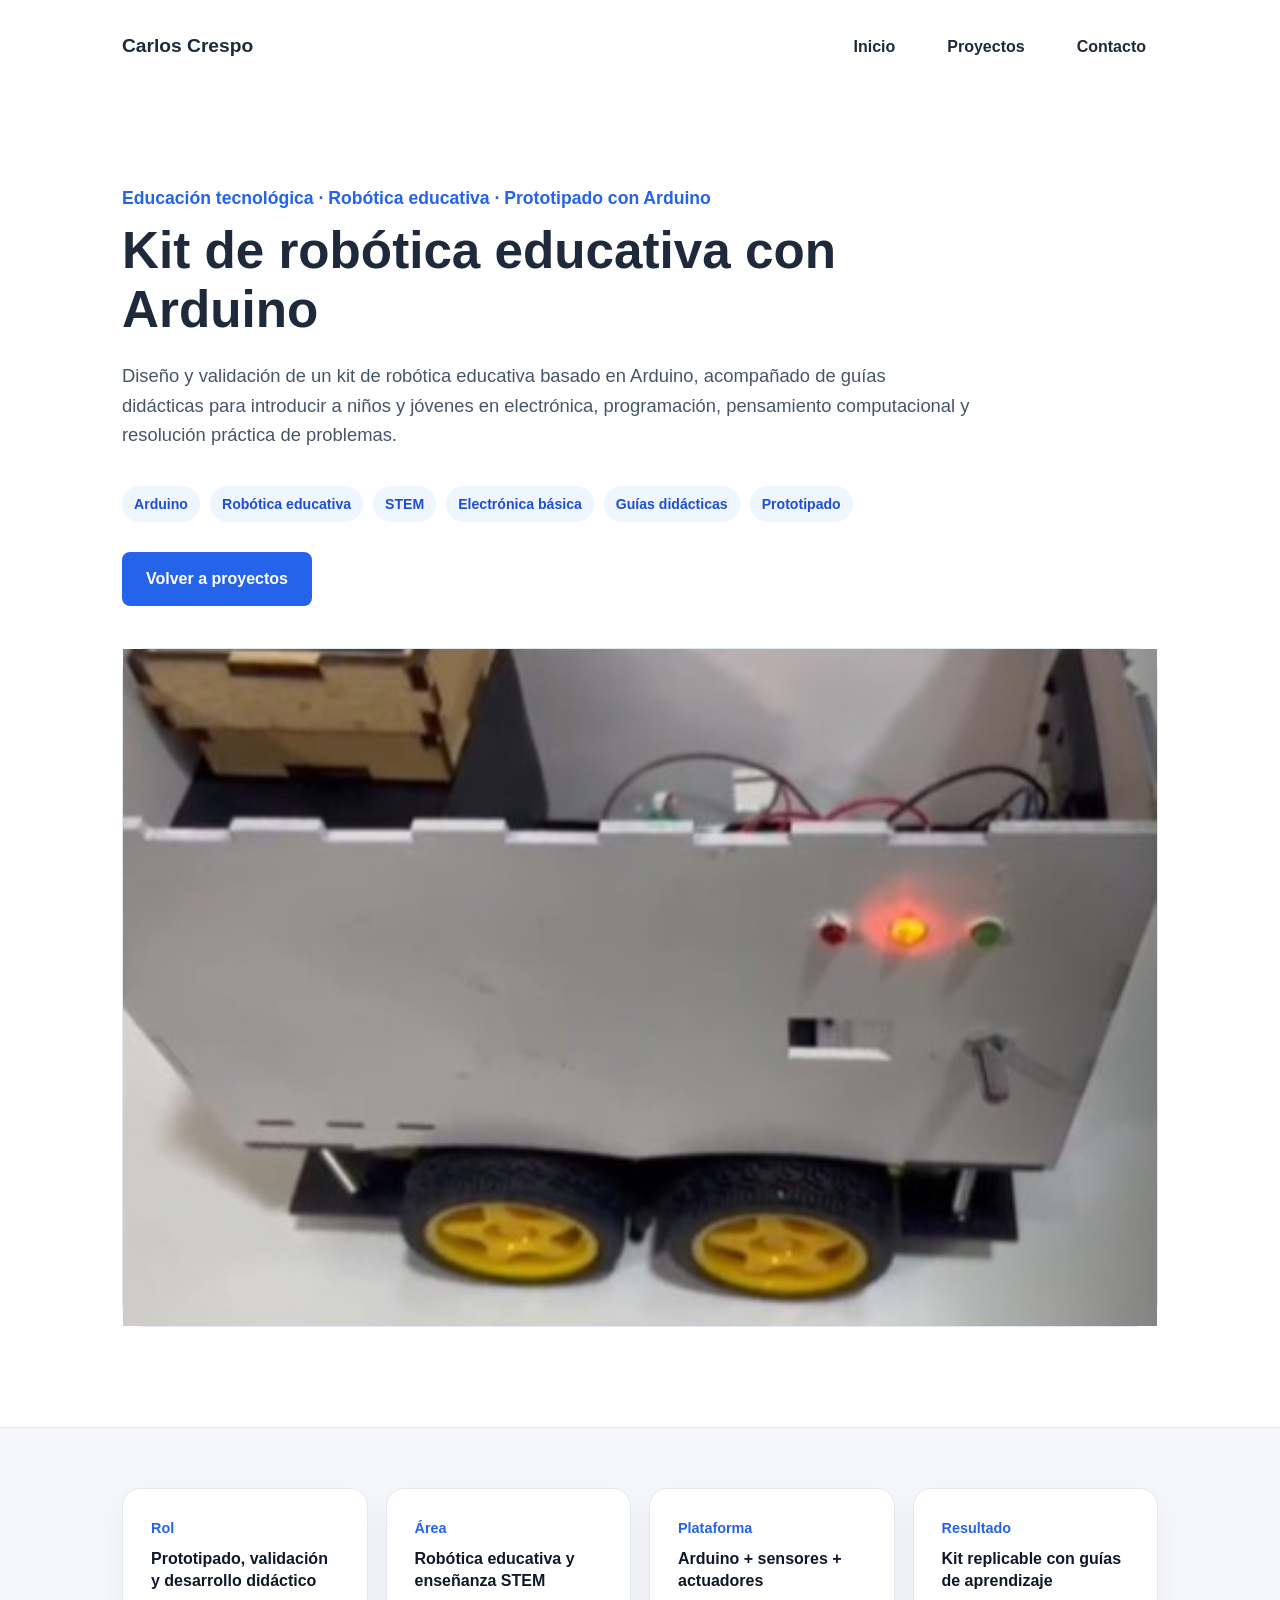
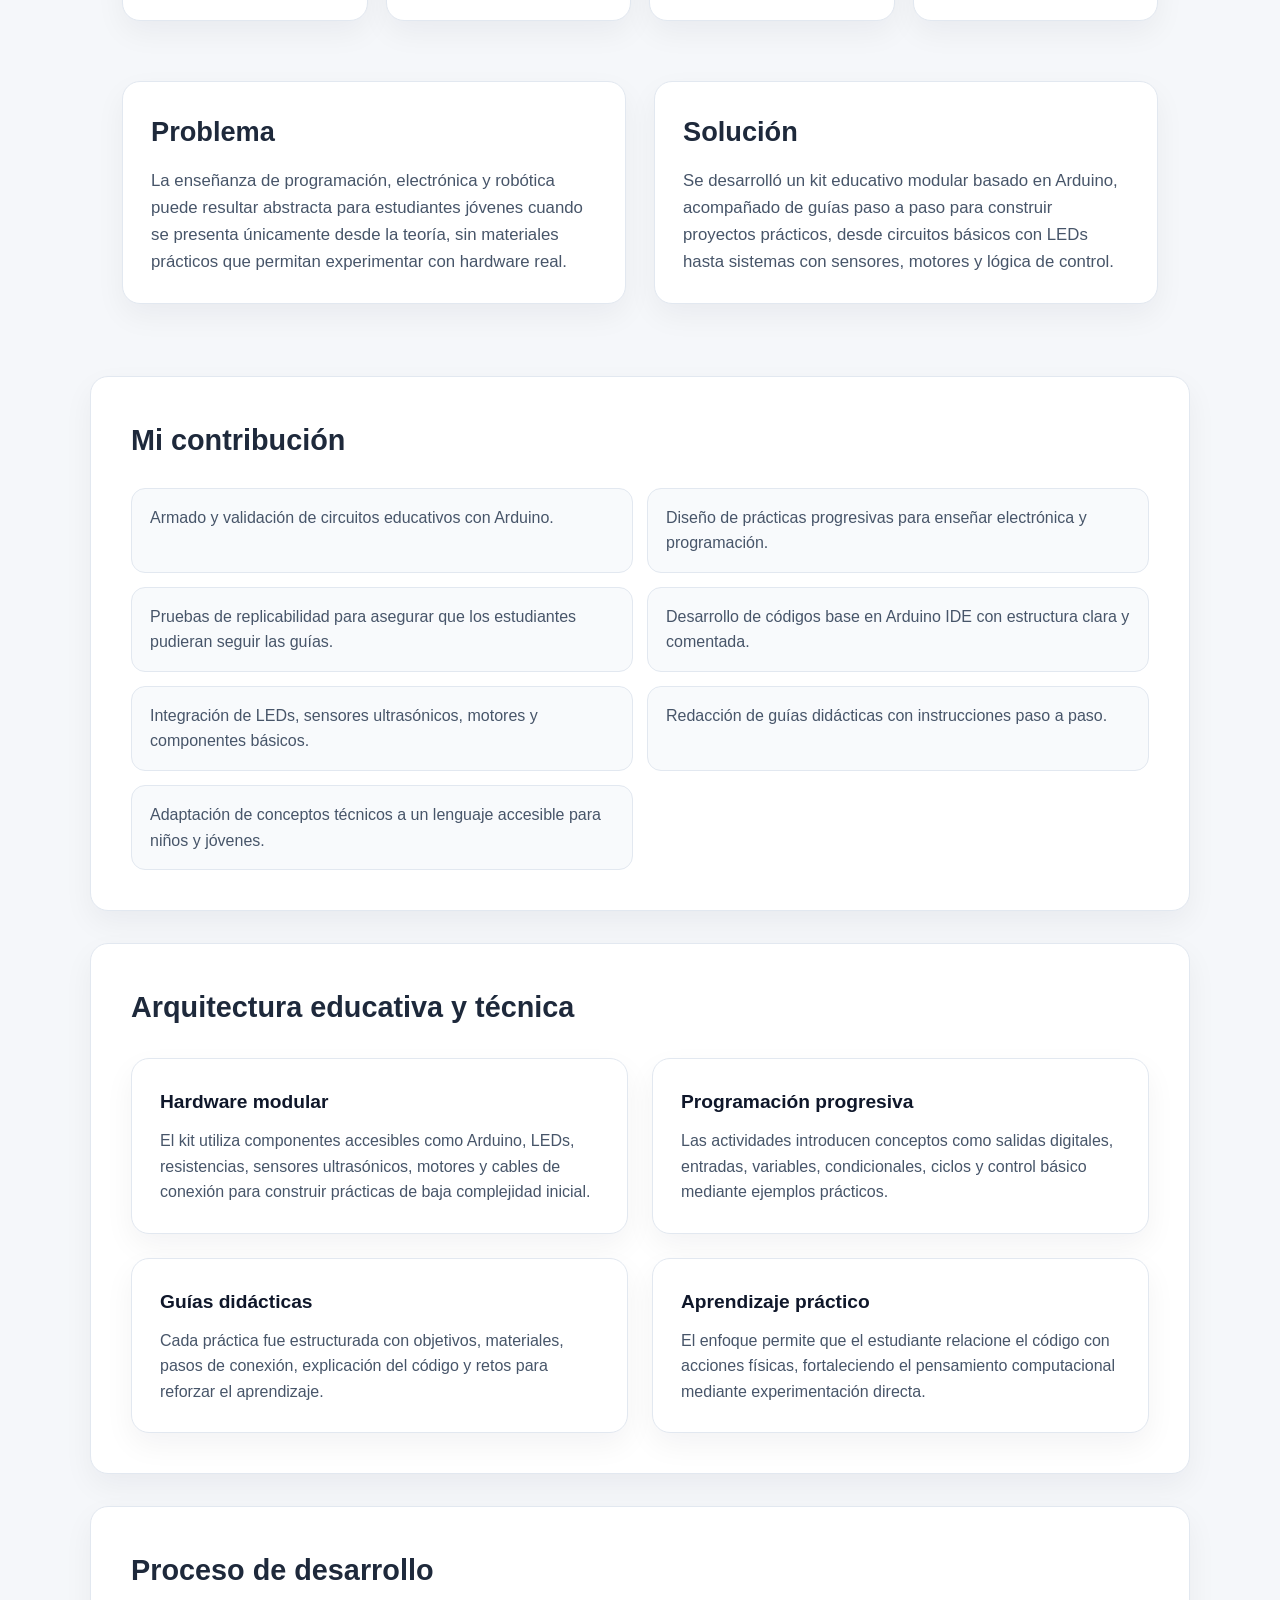
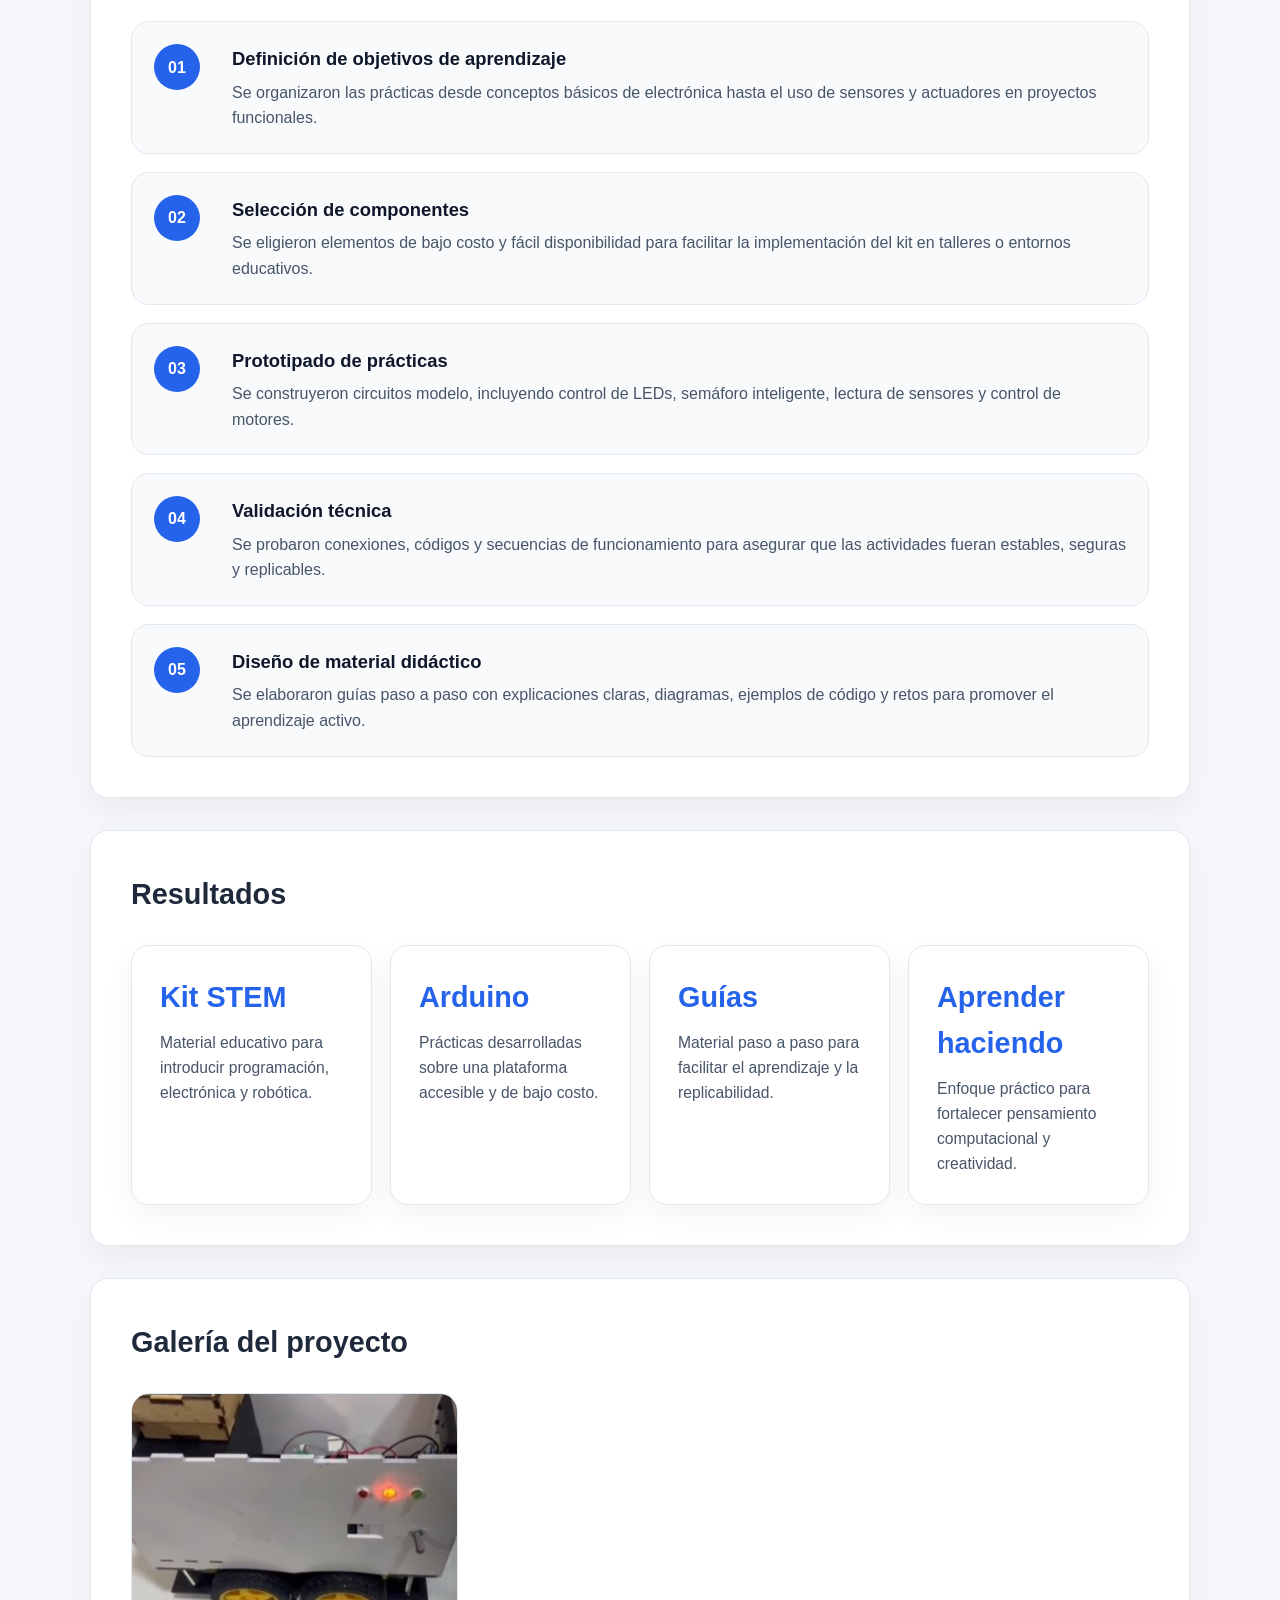
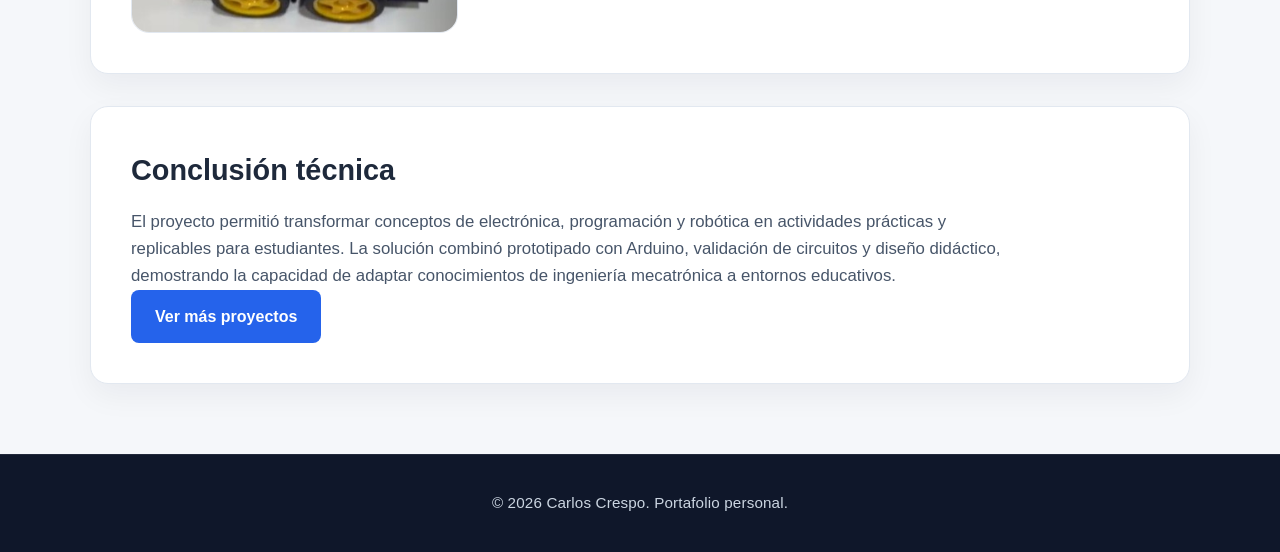
<file: projects/kit-robotica-educativa.html>
<!DOCTYPE html>
<html lang="es">
<head>
    <meta charset="UTF-8">
    <meta name="viewport" content="width=device-width, initial-scale=1.0">
    <title>Kit de robótica educativa con Arduino | Carlos Crespo</title>
    <link rel="stylesheet" href="../style.css">
</head>

<body>

    <header class="project-header">
        <nav class="navbar">
            <div class="logo">Carlos Crespo</div>

            <ul class="nav-links">
                <li><a href="../index.html">Inicio</a></li>
                <li><a href="../index.html#projects">Proyectos</a></li>
                <li><a href="../index.html#contact">Contacto</a></li>
            </ul>
        </nav>

        <div class="project-hero">
            <p class="intro">Educación tecnológica · Robótica educativa · Prototipado con Arduino</p>

            <h1>Kit de robótica educativa con Arduino</h1>

            <p class="description">
                Diseño y validación de un kit de robótica educativa basado en Arduino, acompañado
                de guías didácticas para introducir a niños y jóvenes en electrónica, programación,
                pensamiento computacional y resolución práctica de problemas.
            </p>

            <div class="project-tags">
                <span>Arduino</span>
                <span>Robótica educativa</span>
                <span>STEM</span>
                <span>Electrónica básica</span>
                <span>Guías didácticas</span>
                <span>Prototipado</span>
            </div>

            <a href="../index.html#projects" class="button">Volver a proyectos</a>
                        
            <div class="project-hero-media">
                <img 
                    src="../assets/img/project-hero/Kit_Robotica/Imagen Trabajando Led.jpg"
                    alt="Kit de robótica educativa basado en Arduino">
            </div>
        </div>
    </header>

    <main>

        <section class="section project-overview-grid">
            <div class="overview-card">
                <span>Rol</span>
                <strong>Prototipado, validación y desarrollo didáctico</strong>
            </div>

            <div class="overview-card">
                <span>Área</span>
                <strong>Robótica educativa y enseñanza STEM</strong>
            </div>

            <div class="overview-card">
                <span>Plataforma</span>
                <strong>Arduino + sensores + actuadores</strong>
            </div>

            <div class="overview-card">
                <span>Resultado</span>
                <strong>Kit replicable con guías de aprendizaje</strong>
            </div>
        </section>


        <section class="section project-split">
            <article class="project-info-card">
                <h2>Problema</h2>
                <p>
                    La enseñanza de programación, electrónica y robótica puede resultar abstracta
                    para estudiantes jóvenes cuando se presenta únicamente desde la teoría, sin
                    materiales prácticos que permitan experimentar con hardware real.
                </p>
            </article>

            <article class="project-info-card">
                <h2>Solución</h2>
                <p>
                    Se desarrolló un kit educativo modular basado en Arduino, acompañado de guías
                    paso a paso para construir proyectos prácticos, desde circuitos básicos con LEDs
                    hasta sistemas con sensores, motores y lógica de control.
                </p>
            </article>
        </section>


        <section class="section project-detail">
            <h2>Mi contribución</h2>

            <div class="contribution-list">
                <div>Armado y validación de circuitos educativos con Arduino.</div>
                <div>Diseño de prácticas progresivas para enseñar electrónica y programación.</div>
                <div>Pruebas de replicabilidad para asegurar que los estudiantes pudieran seguir las guías.</div>
                <div>Desarrollo de códigos base en Arduino IDE con estructura clara y comentada.</div>
                <div>Integración de LEDs, sensores ultrasónicos, motores y componentes básicos.</div>
                <div>Redacción de guías didácticas con instrucciones paso a paso.</div>
                <div>Adaptación de conceptos técnicos a un lenguaje accesible para niños y jóvenes.</div>
            </div>
        </section>


        <section class="section project-detail">
            <h2>Arquitectura educativa y técnica</h2>

            <div class="tech-grid">
                <article class="tech-card">
                    <h3>Hardware modular</h3>
                    <p>
                        El kit utiliza componentes accesibles como Arduino, LEDs, resistencias,
                        sensores ultrasónicos, motores y cables de conexión para construir prácticas
                        de baja complejidad inicial.
                    </p>
                </article>

                <article class="tech-card">
                    <h3>Programación progresiva</h3>
                    <p>
                        Las actividades introducen conceptos como salidas digitales, entradas,
                        variables, condicionales, ciclos y control básico mediante ejemplos prácticos.
                    </p>
                </article>

                <article class="tech-card">
                    <h3>Guías didácticas</h3>
                    <p>
                        Cada práctica fue estructurada con objetivos, materiales, pasos de conexión,
                        explicación del código y retos para reforzar el aprendizaje.
                    </p>
                </article>

                <article class="tech-card">
                    <h3>Aprendizaje práctico</h3>
                    <p>
                        El enfoque permite que el estudiante relacione el código con acciones físicas,
                        fortaleciendo el pensamiento computacional mediante experimentación directa.
                    </p>
                </article>
            </div>
        </section>


        <section class="section project-detail">
            <h2>Proceso de desarrollo</h2>

            <div class="timeline">
                <div class="timeline-item">
                    <span>01</span>
                    <div>
                        <h3>Definición de objetivos de aprendizaje</h3>
                        <p>
                            Se organizaron las prácticas desde conceptos básicos de electrónica
                            hasta el uso de sensores y actuadores en proyectos funcionales.
                        </p>
                    </div>
                </div>

                <div class="timeline-item">
                    <span>02</span>
                    <div>
                        <h3>Selección de componentes</h3>
                        <p>
                            Se eligieron elementos de bajo costo y fácil disponibilidad para facilitar
                            la implementación del kit en talleres o entornos educativos.
                        </p>
                    </div>
                </div>

                <div class="timeline-item">
                    <span>03</span>
                    <div>
                        <h3>Prototipado de prácticas</h3>
                        <p>
                            Se construyeron circuitos modelo, incluyendo control de LEDs, semáforo
                            inteligente, lectura de sensores y control de motores.
                        </p>
                    </div>
                </div>

                <div class="timeline-item">
                    <span>04</span>
                    <div>
                        <h3>Validación técnica</h3>
                        <p>
                            Se probaron conexiones, códigos y secuencias de funcionamiento para asegurar
                            que las actividades fueran estables, seguras y replicables.
                        </p>
                    </div>
                </div>

                <div class="timeline-item">
                    <span>05</span>
                    <div>
                        <h3>Diseño de material didáctico</h3>
                        <p>
                            Se elaboraron guías paso a paso con explicaciones claras, diagramas,
                            ejemplos de código y retos para promover el aprendizaje activo.
                        </p>
                    </div>
                </div>
            </div>
        </section>


        <section class="section project-detail">
            <h2>Resultados</h2>

            <div class="results-grid">
                <article class="result-card">
                    <strong>Kit STEM</strong>
                    <p>Material educativo para introducir programación, electrónica y robótica.</p>
                </article>

                <article class="result-card">
                    <strong>Arduino</strong>
                    <p>Prácticas desarrolladas sobre una plataforma accesible y de bajo costo.</p>
                </article>

                <article class="result-card">
                    <strong>Guías</strong>
                    <p>Material paso a paso para facilitar el aprendizaje y la replicabilidad.</p>
                </article>

                <article class="result-card">
                    <strong>Aprender haciendo</strong>
                    <p>Enfoque práctico para fortalecer pensamiento computacional y creatividad.</p>
                </article>
            </div>
        </section>


        <section class="section project-detail">
            <h2>Galería del proyecto</h2>

            <div class="project-gallery">
                <img 
                    src="../assets/img/project-hero/Kit_Robotica/Imagen Trabajando Led.jpg"
                    alt="Estudiante trabajando con circuito LED del kit de robótica educativa">

                <!-- Agrega aquí más imágenes si tienes capturas de las guías, circuitos o talleres -->
                <!--
                <img 
                    src="../assets/img/project-hero/Kit_Robotica/semaforo-arduino.jpg"
                    alt="Práctica de semáforo inteligente con Arduino">

                <img 
                    src="../assets/img/project-hero/Kit_Robotica/sensor-ultrasonico.jpg"
                    alt="Práctica con sensor ultrasónico y Arduino">
                -->
            </div>
        </section>


        <section class="section project-detail final-project-note">
            <h2>Conclusión técnica</h2>
            <p>
                El proyecto permitió transformar conceptos de electrónica, programación y robótica
                en actividades prácticas y replicables para estudiantes. La solución combinó
                prototipado con Arduino, validación de circuitos y diseño didáctico, demostrando
                la capacidad de adaptar conocimientos de ingeniería mecatrónica a entornos educativos.
            </p>

            <a href="../index.html#projects" class="button">Ver más proyectos</a>
        </section>

    </main>

    <footer>
        <p>© 2026 Carlos Crespo. Portafolio personal.</p>
    </footer>

</body>
</html>
</file>
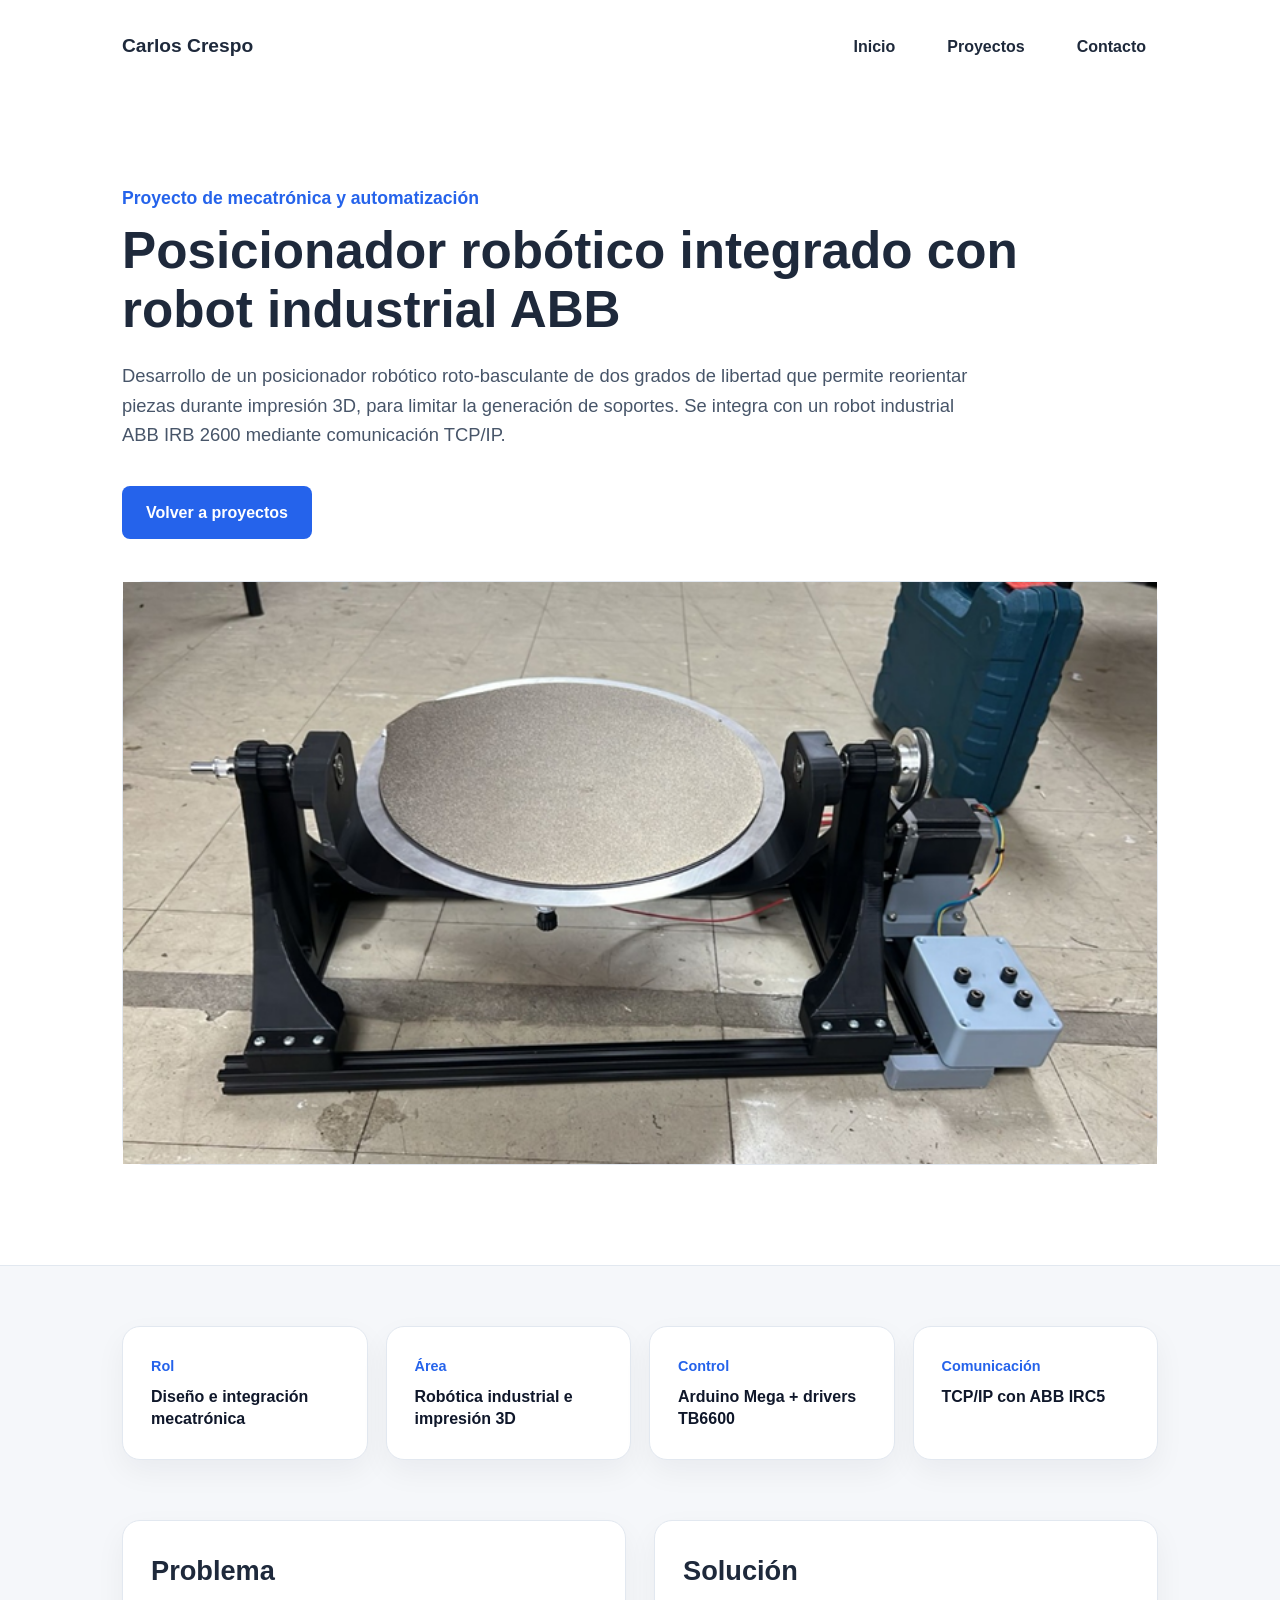
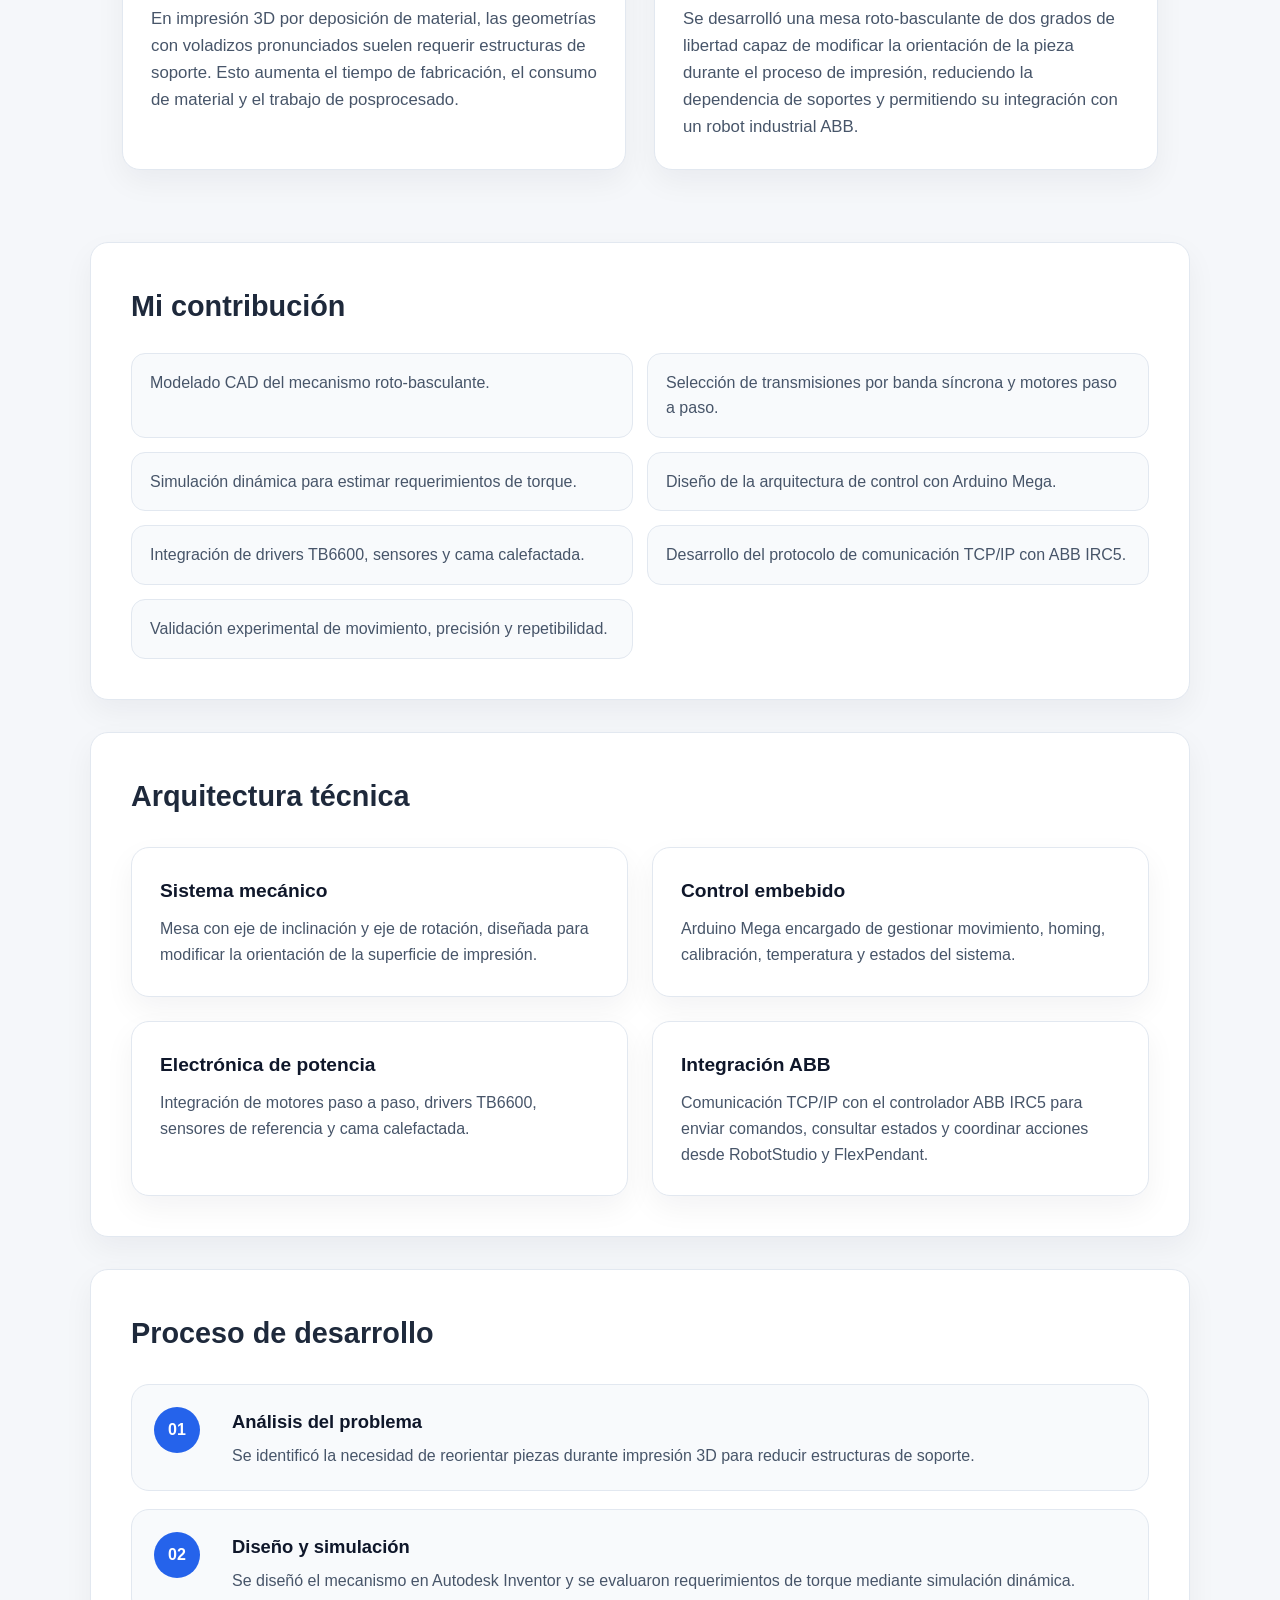
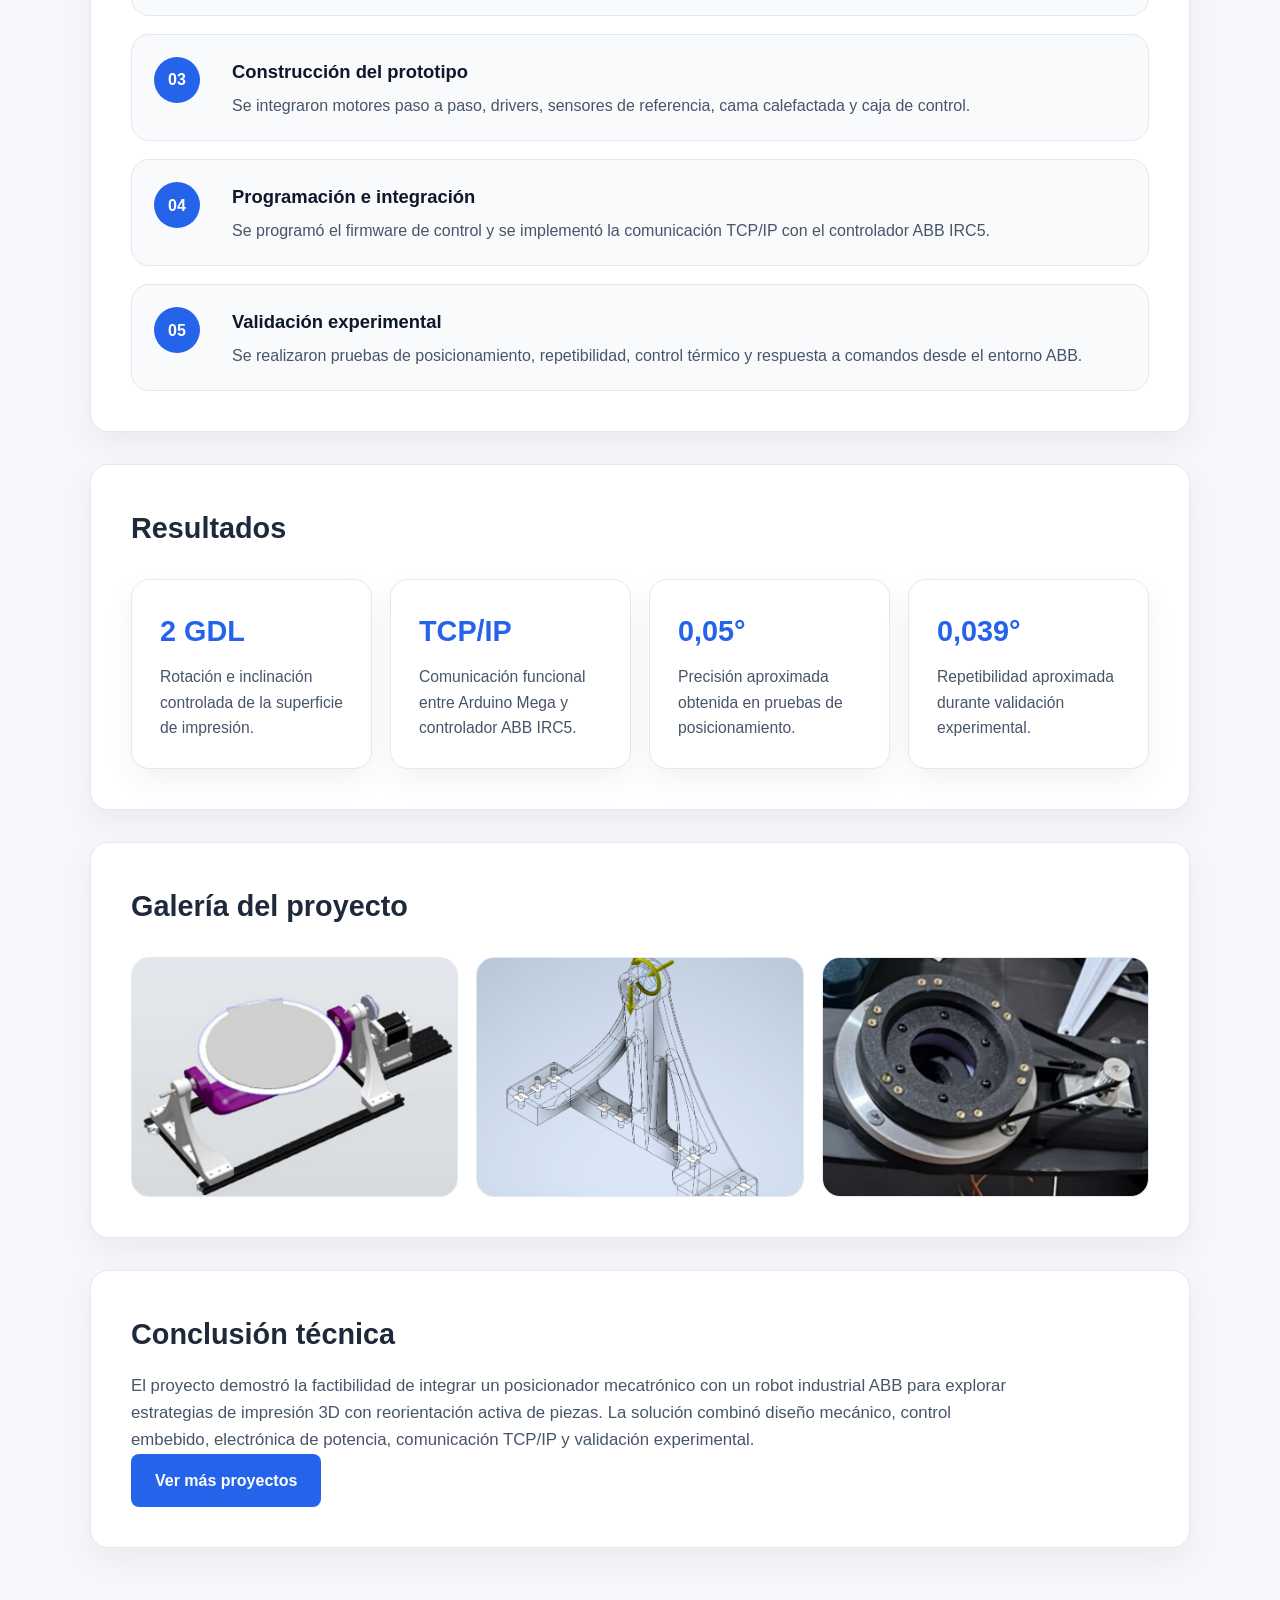
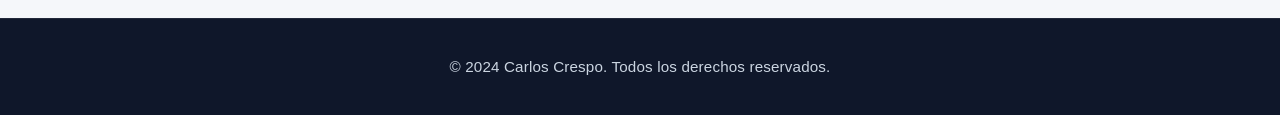
<file: projects/mesa-rotobasculante.html>
<!DOCTYPE html>
<html lang="es">
<head>
    <meta charset="UTF-8">
    <meta name="viewport" content="width=device-width, initial-scale=1.0">
    <title>Posicionador robótico integrado con robot industrial ABB | Carlos Crespo</title>
    <link rel="stylesheet" href="../style.css">
</head>

<body>

    <header class="project-header">
        <nav class="navbar">
            <div class="logo">Carlos Crespo</div>

            <ul class="nav-links">
                <li><a href="../index.html">Inicio</a></li>
                <li><a href="../index.html#projects">Proyectos</a></li>
                <li><a href="../index.html#contact">Contacto</a></li>
            </ul>
        </nav>

        <div class="project-hero">
            <p class="intro">Proyecto de mecatrónica y automatización</p>
            <h1>Posicionador robótico integrado con robot industrial ABB</h1>
            <p class="description">
                Desarrollo de un posicionador robótico roto-basculante de dos grados de libertad que
                permite reorientar piezas durante impresión 3D, para limitar la generación de soportes.
                Se integra con un robot industrial ABB IRB 2600 mediante comunicación TCP/IP.
            </p>

            <a href="../index.html#projects" class="button">Volver a proyectos</a>
                        
            <div class="project-hero-media">
                <img 
                    src="../assets/img/project-hero/Mesa/Mesa Suelo.png"
                    alt="Render principal de la mesa roto-basculante integrada con robot ABB">
            </div>
        </div>
    </header>

    <main>

    <section class="section project-overview-grid">
        <div class="overview-card">
            <span>Rol</span>
            <strong>Diseño e integración mecatrónica</strong>
        </div>

        <div class="overview-card">
            <span>Área</span>
            <strong>Robótica industrial e impresión 3D</strong>
        </div>

        <div class="overview-card">
            <span>Control</span>
            <strong>Arduino Mega + drivers TB6600</strong>
        </div>

        <div class="overview-card">
            <span>Comunicación</span>
            <strong>TCP/IP con ABB IRC5</strong>
        </div>
    </section>


    <section class="section project-split">
        <article class="project-info-card">
            <h2>Problema</h2>
            <p>
                En impresión 3D por deposición de material, las geometrías con voladizos pronunciados
                suelen requerir estructuras de soporte. Esto aumenta el tiempo de fabricación,
                el consumo de material y el trabajo de posprocesado.
            </p>
        </article>

        <article class="project-info-card">
            <h2>Solución</h2>
            <p>
                Se desarrolló una mesa roto-basculante de dos grados de libertad capaz de modificar
                la orientación de la pieza durante el proceso de impresión, reduciendo la dependencia
                de soportes y permitiendo su integración con un robot industrial ABB.
            </p>
        </article>
    </section>


    <section class="section project-detail">
        <h2>Mi contribución</h2>

        <div class="contribution-list">
            <div>Modelado CAD del mecanismo roto-basculante.</div>
            <div>Selección de transmisiones por banda síncrona y motores paso a paso.</div>
            <div>Simulación dinámica para estimar requerimientos de torque.</div>
            <div>Diseño de la arquitectura de control con Arduino Mega.</div>
            <div>Integración de drivers TB6600, sensores y cama calefactada.</div>
            <div>Desarrollo del protocolo de comunicación TCP/IP con ABB IRC5.</div>
            <div>Validación experimental de movimiento, precisión y repetibilidad.</div>
        </div>
    </section>


    <section class="section project-detail">
        <h2>Arquitectura técnica</h2>

        <div class="tech-grid">
            <article class="tech-card">
                <h3>Sistema mecánico</h3>
                <p>
                    Mesa con eje de inclinación y eje de rotación, diseñada para modificar
                    la orientación de la superficie de impresión.
                </p>
            </article>

            <article class="tech-card">
                <h3>Control embebido</h3>
                <p>
                    Arduino Mega encargado de gestionar movimiento, homing, calibración,
                    temperatura y estados del sistema.
                </p>
            </article>

            <article class="tech-card">
                <h3>Electrónica de potencia</h3>
                <p>
                    Integración de motores paso a paso, drivers TB6600, sensores de referencia
                    y cama calefactada.
                </p>
            </article>

            <article class="tech-card">
                <h3>Integración ABB</h3>
                <p>
                    Comunicación TCP/IP con el controlador ABB IRC5 para enviar comandos,
                    consultar estados y coordinar acciones desde RobotStudio y FlexPendant.
                </p>
            </article>
        </div>
    </section>


    <section class="section project-detail">
        <h2>Proceso de desarrollo</h2>

        <div class="timeline">
            <div class="timeline-item">
                <span>01</span>
                <div>
                    <h3>Análisis del problema</h3>
                    <p>
                        Se identificó la necesidad de reorientar piezas durante impresión 3D
                        para reducir estructuras de soporte.
                    </p>
                </div>
            </div>

            <div class="timeline-item">
                <span>02</span>
                <div>
                    <h3>Diseño y simulación</h3>
                    <p>
                        Se diseñó el mecanismo en Autodesk Inventor y se evaluaron requerimientos
                        de torque mediante simulación dinámica.
                    </p>
                </div>
            </div>

            <div class="timeline-item">
                <span>03</span>
                <div>
                    <h3>Construcción del prototipo</h3>
                    <p>
                        Se integraron motores paso a paso, drivers, sensores de referencia,
                        cama calefactada y caja de control.
                    </p>
                </div>
            </div>

            <div class="timeline-item">
                <span>04</span>
                <div>
                    <h3>Programación e integración</h3>
                    <p>
                        Se programó el firmware de control y se implementó la comunicación TCP/IP
                        con el controlador ABB IRC5.
                    </p>
                </div>
            </div>

            <div class="timeline-item">
                <span>05</span>
                <div>
                    <h3>Validación experimental</h3>
                    <p>
                        Se realizaron pruebas de posicionamiento, repetibilidad, control térmico
                        y respuesta a comandos desde el entorno ABB.
                    </p>
                </div>
            </div>
        </div>
    </section>


    <section class="section project-detail">
        <h2>Resultados</h2>

        <div class="results-grid">
            <article class="result-card">
                <strong>2 GDL</strong>
                <p>Rotación e inclinación controlada de la superficie de impresión.</p>
            </article>

            <article class="result-card">
                <strong>TCP/IP</strong>
                <p>Comunicación funcional entre Arduino Mega y controlador ABB IRC5.</p>
            </article>

            <article class="result-card">
                <strong>0,05°</strong>
                <p>Precisión aproximada obtenida en pruebas de posicionamiento.</p>
            </article>

            <article class="result-card">
                <strong>0,039°</strong>
                <p>Repetibilidad aproximada durante validación experimental.</p>
            </article>
        </div>
    </section>


    <section class="section project-detail">
        <h2>Galería del proyecto</h2>

        <div class="project-gallery">
            <img 
                src="../assets/img/project-hero/Mesa/mesa-rotobasculante.jpg" 
                alt="Render general de la mesa roto-basculante">

            <img 
                src="../assets/img/project-hero/Mesa/CAD Soporte Lateral.png" 
                alt="Detalle CAD Soporte Lateral">

            <img 
                src="../assets/img/project-hero/Mesa/Gear Impreso.png" 
                alt="Sistema de control del posicionador mecatrónico">
        </div>
    </section>


    <section class="section project-detail final-project-note">
        <h2>Conclusión técnica</h2>
        <p>
            El proyecto demostró la factibilidad de integrar un posicionador mecatrónico
            con un robot industrial ABB para explorar estrategias de impresión 3D con reorientación
            activa de piezas. La solución combinó diseño mecánico, control embebido, electrónica
            de potencia, comunicación TCP/IP y validación experimental.
        </p>

        <a href="../index.html#projects" class="button">Ver más proyectos</a>
    </section>

</main>

    <footer class="footer">
        <p>&copy; 2024 Carlos Crespo. Todos los derechos reservados.</p>
    </footer>
</body>
</html>
</file>
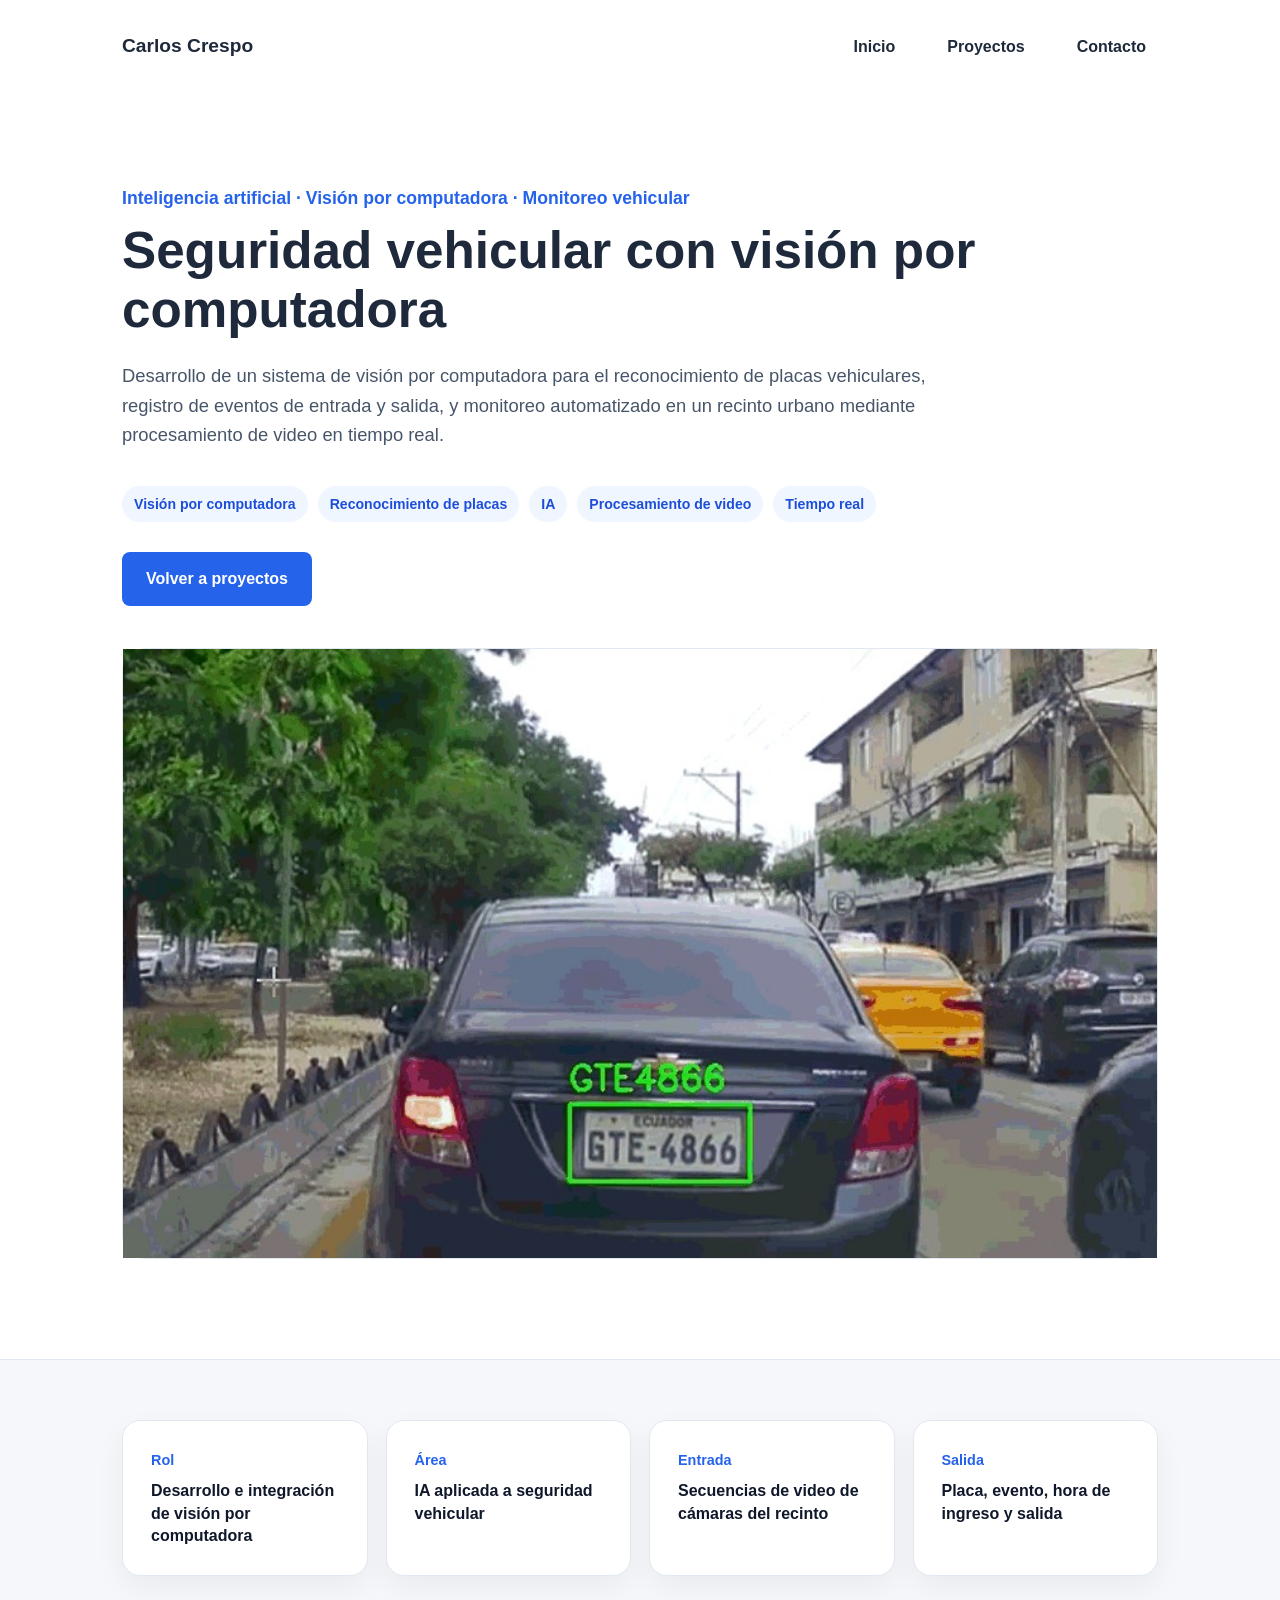
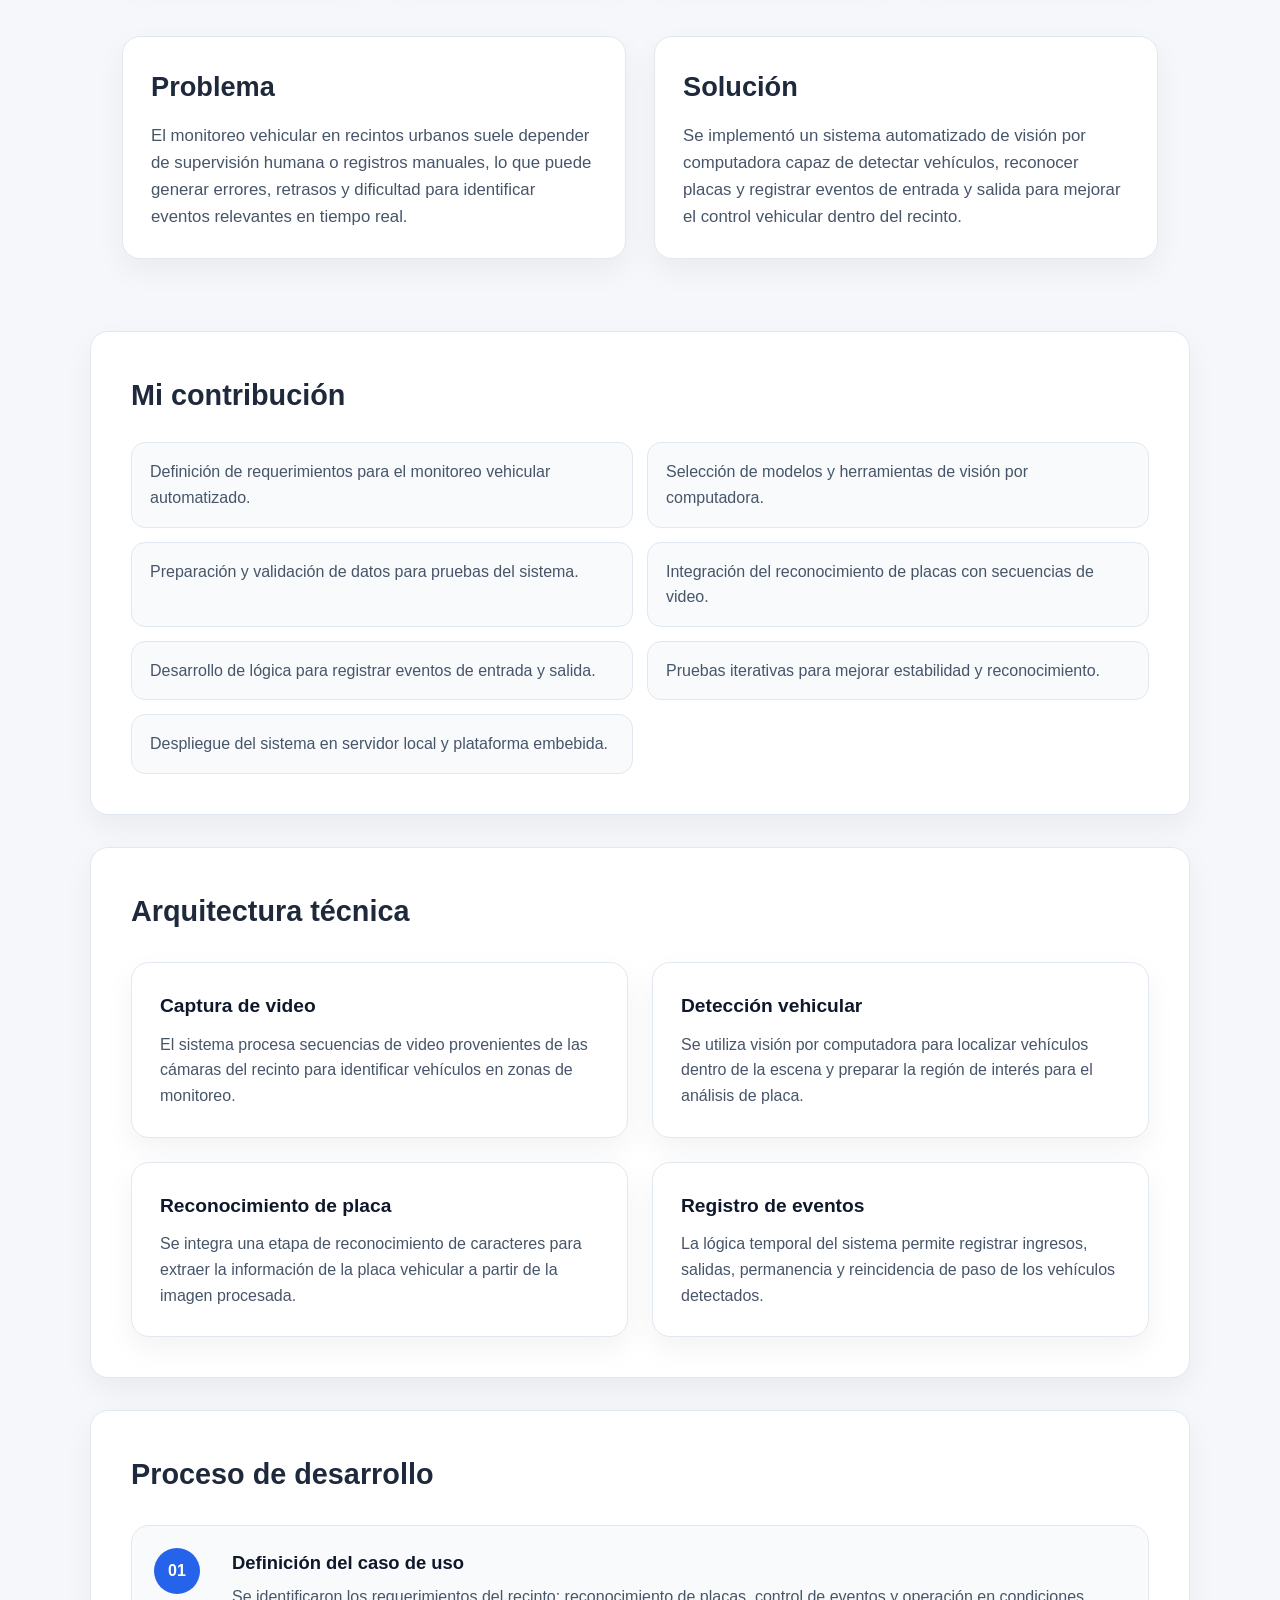
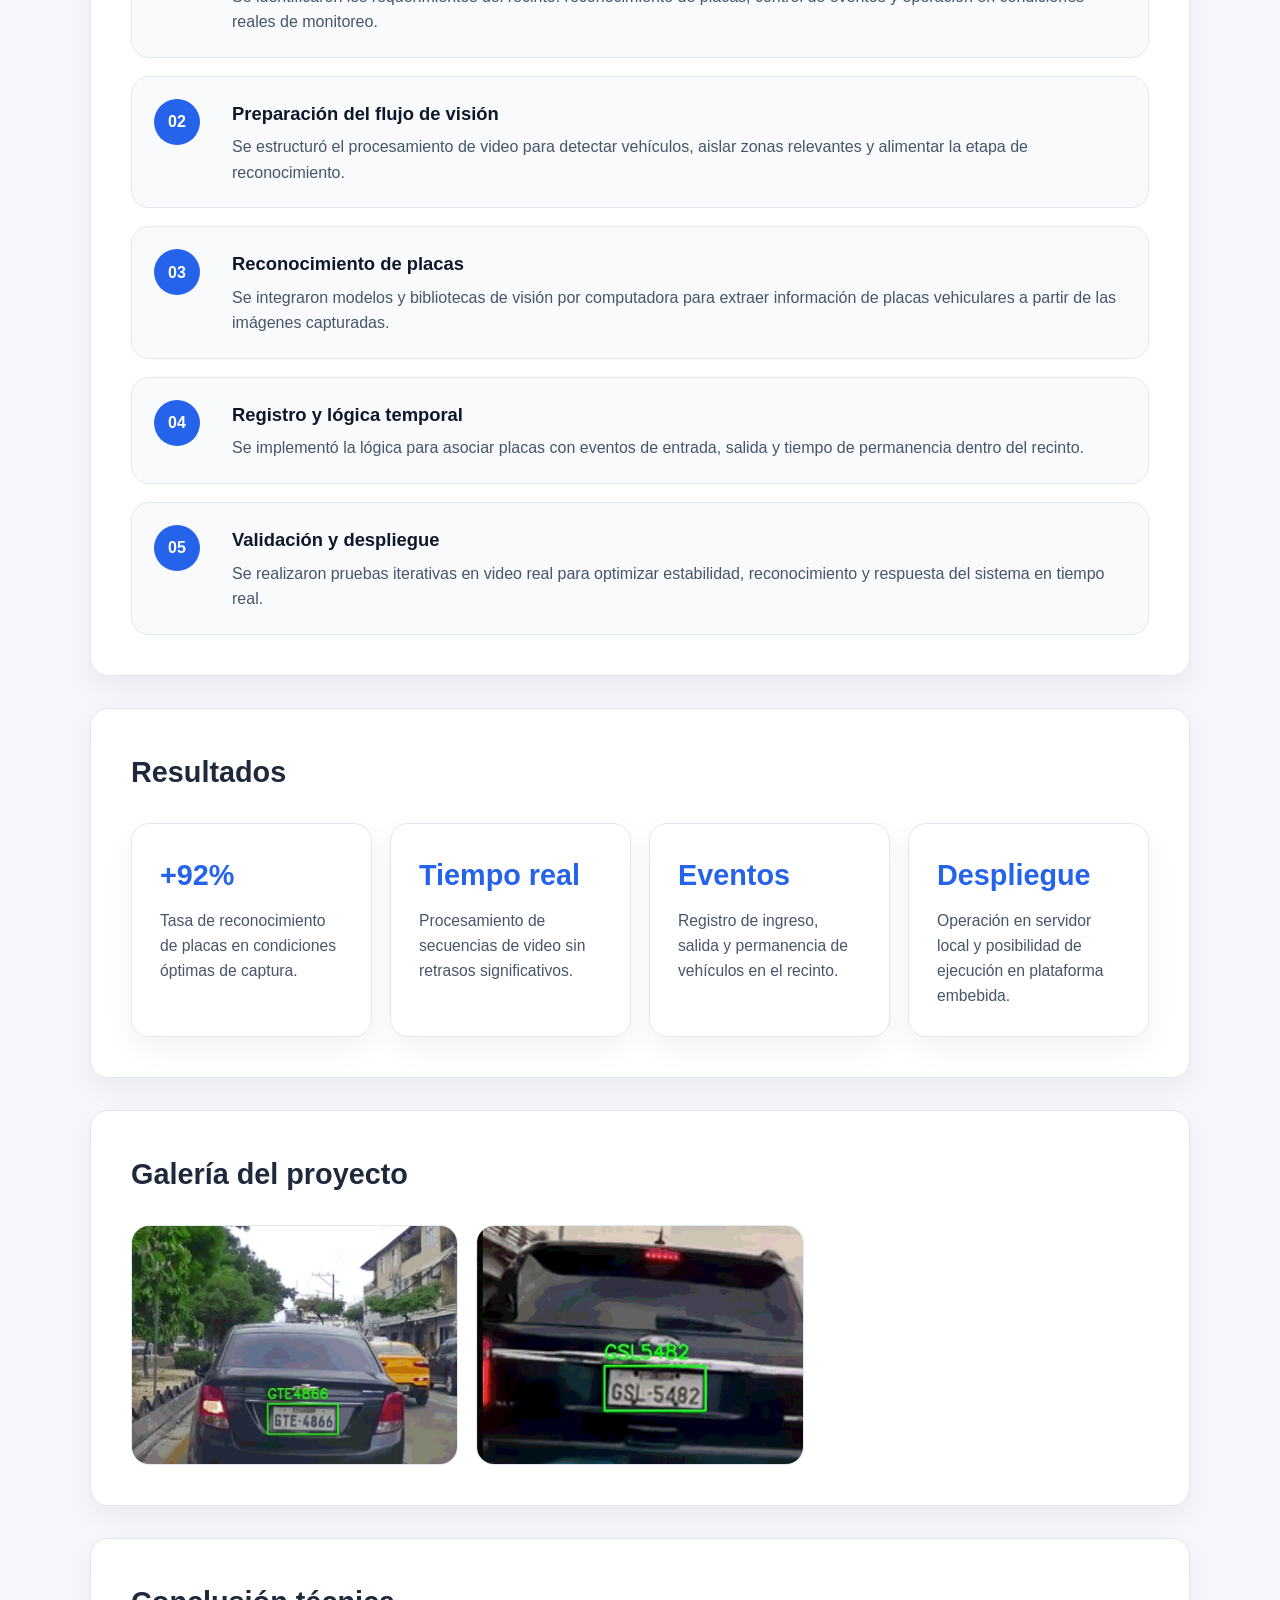
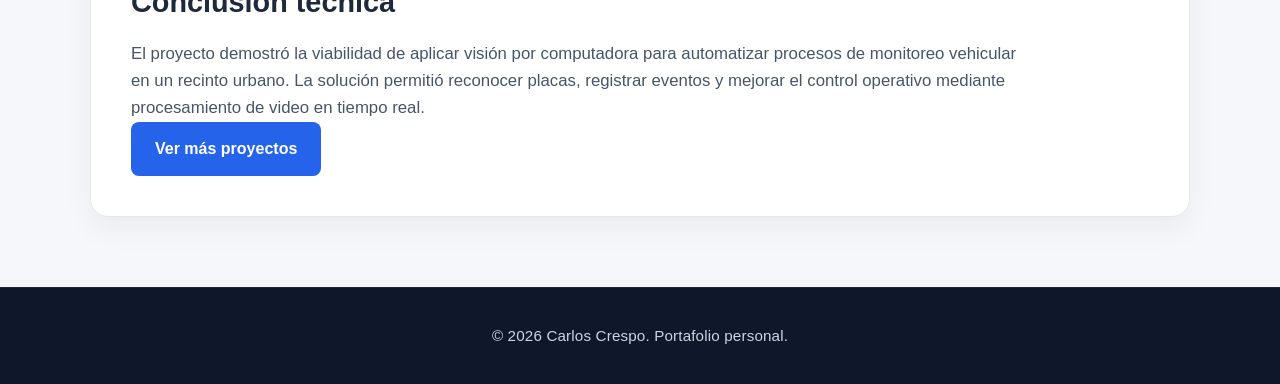
<file: projects/seguridad-vehicular-ia.html>
<!DOCTYPE html>
<html lang="es">
<head>
    <meta charset="UTF-8">
    <meta name="viewport" content="width=device-width, initial-scale=1.0">
    <title>Seguridad vehicular con visión por computadora | Carlos Crespo</title>
    <link rel="stylesheet" href="../style.css">
</head>

<body>

    <header class="project-header">
        <nav class="navbar">
            <div class="logo">Carlos Crespo</div>

            <ul class="nav-links">
                <li><a href="../index.html">Inicio</a></li>
                <li><a href="../index.html#projects">Proyectos</a></li>
                <li><a href="../index.html#contact">Contacto</a></li>
            </ul>
        </nav>

        <div class="project-hero">
            <p class="intro">Inteligencia artificial · Visión por computadora · Monitoreo vehicular</p>

            <h1>Seguridad vehicular con visión por computadora</h1>

            <p class="description">
                Desarrollo de un sistema de visión por computadora para el reconocimiento de placas
                vehiculares, registro de eventos de entrada y salida, y monitoreo automatizado en un
                recinto urbano mediante procesamiento de video en tiempo real.
            </p>

            <div class="project-tags">
                <span>Visión por computadora</span>
                <span>Reconocimiento de placas</span>
                <span>IA</span>
                <span>Procesamiento de video</span>
                <span>Tiempo real</span>
            </div>

            <a href="../index.html#projects" class="button">Volver a proyectos</a>
                        
            <div class="project-hero-media">
                <img 
                    src="../assets/img/project-hero/Seguridad/seguridad-vehicular.jpg"
                    alt="Sistema de detección vehicular mediante visión por computadora">
            </div>
        </div>
    </header>

    <main>

        <section class="section project-overview-grid">
            <div class="overview-card">
                <span>Rol</span>
                <strong>Desarrollo e integración de visión por computadora</strong>
            </div>

            <div class="overview-card">
                <span>Área</span>
                <strong>IA aplicada a seguridad vehicular</strong>
            </div>

            <div class="overview-card">
                <span>Entrada</span>
                <strong>Secuencias de video de cámaras del recinto</strong>
            </div>

            <div class="overview-card">
                <span>Salida</span>
                <strong>Placa, evento, hora de ingreso y salida</strong>
            </div>
        </section>


        <section class="section project-split">
            <article class="project-info-card">
                <h2>Problema</h2>
                <p>
                    El monitoreo vehicular en recintos urbanos suele depender de supervisión humana
                    o registros manuales, lo que puede generar errores, retrasos y dificultad para
                    identificar eventos relevantes en tiempo real.
                </p>
            </article>

            <article class="project-info-card">
                <h2>Solución</h2>
                <p>
                    Se implementó un sistema automatizado de visión por computadora capaz de detectar
                    vehículos, reconocer placas y registrar eventos de entrada y salida para mejorar
                    el control vehicular dentro del recinto.
                </p>
            </article>
        </section>


        <section class="section project-detail">
            <h2>Mi contribución</h2>

            <div class="contribution-list">
                <div>Definición de requerimientos para el monitoreo vehicular automatizado.</div>
                <div>Selección de modelos y herramientas de visión por computadora.</div>
                <div>Preparación y validación de datos para pruebas del sistema.</div>
                <div>Integración del reconocimiento de placas con secuencias de video.</div>
                <div>Desarrollo de lógica para registrar eventos de entrada y salida.</div>
                <div>Pruebas iterativas para mejorar estabilidad y reconocimiento.</div>
                <div>Despliegue del sistema en servidor local y plataforma embebida.</div>
            </div>
        </section>


        <section class="section project-detail">
            <h2>Arquitectura técnica</h2>

            <div class="tech-grid">
                <article class="tech-card">
                    <h3>Captura de video</h3>
                    <p>
                        El sistema procesa secuencias de video provenientes de las cámaras del recinto
                        para identificar vehículos en zonas de monitoreo.
                    </p>
                </article>

                <article class="tech-card">
                    <h3>Detección vehicular</h3>
                    <p>
                        Se utiliza visión por computadora para localizar vehículos dentro de la escena
                        y preparar la región de interés para el análisis de placa.
                    </p>
                </article>

                <article class="tech-card">
                    <h3>Reconocimiento de placa</h3>
                    <p>
                        Se integra una etapa de reconocimiento de caracteres para extraer la información
                        de la placa vehicular a partir de la imagen procesada.
                    </p>
                </article>

                <article class="tech-card">
                    <h3>Registro de eventos</h3>
                    <p>
                        La lógica temporal del sistema permite registrar ingresos, salidas, permanencia
                        y reincidencia de paso de los vehículos detectados.
                    </p>
                </article>
            </div>
        </section>


        <section class="section project-detail">
            <h2>Proceso de desarrollo</h2>

            <div class="timeline">
                <div class="timeline-item">
                    <span>01</span>
                    <div>
                        <h3>Definición del caso de uso</h3>
                        <p>
                            Se identificaron los requerimientos del recinto: reconocimiento de placas,
                            control de eventos y operación en condiciones reales de monitoreo.
                        </p>
                    </div>
                </div>

                <div class="timeline-item">
                    <span>02</span>
                    <div>
                        <h3>Preparación del flujo de visión</h3>
                        <p>
                            Se estructuró el procesamiento de video para detectar vehículos, aislar zonas
                            relevantes y alimentar la etapa de reconocimiento.
                        </p>
                    </div>
                </div>

                <div class="timeline-item">
                    <span>03</span>
                    <div>
                        <h3>Reconocimiento de placas</h3>
                        <p>
                            Se integraron modelos y bibliotecas de visión por computadora para extraer
                            información de placas vehiculares a partir de las imágenes capturadas.
                        </p>
                    </div>
                </div>

                <div class="timeline-item">
                    <span>04</span>
                    <div>
                        <h3>Registro y lógica temporal</h3>
                        <p>
                            Se implementó la lógica para asociar placas con eventos de entrada, salida
                            y tiempo de permanencia dentro del recinto.
                        </p>
                    </div>
                </div>

                <div class="timeline-item">
                    <span>05</span>
                    <div>
                        <h3>Validación y despliegue</h3>
                        <p>
                            Se realizaron pruebas iterativas en video real para optimizar estabilidad,
                            reconocimiento y respuesta del sistema en tiempo real.
                        </p>
                    </div>
                </div>
            </div>
        </section>


        <section class="section project-detail">
            <h2>Resultados</h2>

            <div class="results-grid">
                <article class="result-card">
                    <strong>+92%</strong>
                    <p>Tasa de reconocimiento de placas en condiciones óptimas de captura.</p>
                </article>

                <article class="result-card">
                    <strong>Tiempo real</strong>
                    <p>Procesamiento de secuencias de video sin retrasos significativos.</p>
                </article>

                <article class="result-card">
                    <strong>Eventos</strong>
                    <p>Registro de ingreso, salida y permanencia de vehículos en el recinto.</p>
                </article>

                <article class="result-card">
                    <strong>Despliegue</strong>
                    <p>Operación en servidor local y posibilidad de ejecución en plataforma embebida.</p>
                </article>
            </div>
        </section>


        <section class="section project-detail">
            <h2>Galería del proyecto</h2>

            <div class="project-gallery">
                <img 
                    src="../assets/img/project-hero/Seguridad/seguridad-vehicular.jpg"
                    alt="Detección vehicular mediante visión por computadora">

                <img 
                    src="../assets/img/project-hero/Seguridad/Prueba2.gif"
                    alt="Captura del sistema detectando un vehículo">
            </div>
        </section>


        <section class="section project-detail final-project-note">
            <h2>Conclusión técnica</h2>
            <p>
                El proyecto demostró la viabilidad de aplicar visión por computadora para automatizar
                procesos de monitoreo vehicular en un recinto urbano. La solución permitió reconocer
                placas, registrar eventos y mejorar el control operativo mediante procesamiento de video
                en tiempo real.
            </p>

            <a href="../index.html#projects" class="button">Ver más proyectos</a>
        </section>

    </main>

    <footer>
        <p>© 2026 Carlos Crespo. Portafolio personal.</p>
    </footer>

</body>
</html>
</file>
<file: style.css>
/* ===== ESTILOS GENERALES ===== */

* {
    margin: 0;
    padding: 0;
    box-sizing: border-box;
}

html {
    scroll-behavior: smooth;
}

body {
    font-family: Arial, Helvetica, sans-serif;
    background-color: #f5f7fa;
    color: #1e293b;
    line-height: 1.6;
}

/* ===== BARRA DE NAVEGACIÓN ===== */

.navbar {
    width: 100%;
    max-width: 1100px;
    margin: 0 auto;
    padding: 26px 32px;

    display: flex;
    justify-content: space-between;
    align-items: center;
}

.logo {
    font-size: 1.2rem;
    font-weight: bold;
}

.nav-links {
    list-style: none;
    display: flex;
    gap: 28px;
}

.nav-links a {
    display: inline-block;
    text-decoration: none;
    color: #1e293b;
    font-weight: 600;
    padding: 8px 12px;
    border-radius: 999px;
    transition: background-color 0.2s ease, color 0.2s ease;
}

.nav-links a:hover {
    background-color: #eff6ff;
    color: #2563eb;
}

/* ===== PORTADA ===== */

.hero {
    min-height: 100vh;
    background-color: #ffffff;
}

.hero-content {
    width: 100%;
    max-width: 1100px;
    margin: 0 auto;
    padding: 110px 32px 140px;
}

.hero-grid {
    display: grid;
    grid-template-columns: 1.45fr 0.85fr;
    gap: 56px;
    align-items: center;
}

.hero-main {
    max-width: 760px;
}

.intro {
    font-size: 1.1rem;
    color: #2563eb;
    font-weight: bold;
    margin-bottom: 10px;
}

.hero h1 {
    font-size: 3.8rem;
    line-height: 1.1;
    margin-bottom: 12px;
}

.hero h2 {
    font-size: 2rem;
    font-weight: 500;
    color: #475569;
    margin-bottom: 24px;
}

.description {
    max-width: 720px;
    font-size: 1.15rem;
    color: #475569;
    margin-bottom: 36px;
}

.button {
    display: inline-block;
    background-color: #2563eb;
    color: #ffffff;
    text-decoration: none;
    padding: 14px 24px;
    border-radius: 8px;
    font-weight: bold;
}

.button:hover {
    background-color: #1d4ed8;
}

.hero-panel {
    background-color: #f8fafc;
    border: 1px solid #e2e8f0;
    border-radius: 24px;
    padding: 34px;
    box-shadow: 0 18px 45px rgba(15, 23, 42, 0.08);
}

.hero-panel-label {
    font-size: 0.95rem;
    font-weight: bold;
    color: #2563eb;
    margin-bottom: 20px;
}

.hero-panel-items {
    display: flex;
    flex-direction: column;
    gap: 14px;
}

.hero-panel-items span {
    display: block;
    background-color: #ffffff;
    border: 1px solid #e2e8f0;
    border-radius: 14px;
    padding: 14px 16px;
    font-weight: 600;
    color: #1e293b;
}

/* ===== SECCIONES ===== */

.section {
    width: 100%;
    max-width: 1100px;
    margin: 0 auto;
    padding: 90px 32px;
}

.section h2 {
    font-size: 2.2rem;
    margin-bottom: 20px;
}

.section p {
    max-width: 800px;
    font-size: 1.05rem;
    color: #475569;
}

/* ===== PROYECTOS ===== */

.section-header {
    margin-bottom: 42px;
}

.section-header p {
    margin-top: 12px;
}

.projects-grid {
    display: grid;
    grid-template-columns: repeat(2, 1fr);
    gap: 28px;
}

.project-card-media {
    height: 210px;
    background: linear-gradient(135deg, #e2e8f0, #f8fafc);
    border-bottom: 1px solid #e2e8f0;
    display: flex;
    align-items: center;
    justify-content: center;
    color: #64748b;
    font-size: 0.95rem;
    font-weight: 600;
}

.project-card-media img {
    width: 100%;
    height: 100%;
    display: block;
    object-fit: cover;
}

.project-card {
    background-color: #ffffff;
    border: 1px solid #e2e8f0;
    border-radius: 18px;
    overflow: hidden;
    box-shadow: 0 12px 30px rgba(15, 23, 42, 0.06);
    transition: transform 0.25s ease, box-shadow 0.25s ease;
}

.project-card:hover {
    transform: translateY(-6px);
    box-shadow: 0 18px 40px rgba(15, 23, 42, 0.12);
}

.project-content {
    padding: 30px;
}

.project-content h3 {
    font-size: 1.35rem;
    line-height: 1.3;
    margin-bottom: 16px;
}

.project-content p {
    font-size: 1rem;
    color: #475569;
    margin-bottom: 22px;
}

.project-tags {
    display: flex;
    flex-wrap: wrap;
    gap: 10px;
    margin-bottom: 26px;
}

.project-tags span {
    display: inline-block;
    background-color: #eff6ff;
    color: #1d4ed8;
    padding: 7px 12px;
    border-radius: 999px;
    font-size: 0.88rem;
    font-weight: 600;
}

.project-link {
    display: inline-block;
    text-decoration: none;
    color: #2563eb;
    font-weight: bold;
    transition: color 0.2s ease;
}

.project-link:hover {
    color: #1d4ed8;
}

/* ===== IMAGEN DESTACADA DE PORTADA ===== */

.featured-image-section {
    width: 100%;
    max-width: 1100px;
    margin: -40px auto 30px;
    padding: 0 32px;
    position: relative;
    z-index: 2;
}

.featured-image-container {
    width: 100%;
    background-color: #ffffff;
    border: 1px solid #e2e8f0;
    border-radius: 24px;
    overflow: hidden;
    box-shadow: 0 20px 45px rgba(15, 23, 42, 0.12);
}

.featured-image {
    display: block;
    width: 100%;
    height: 430px;
    object-fit: cover;
}


/* ===== SOBRE MÍ ===== */

.about-grid {
    display: grid;
    grid-template-columns: 1.4fr 1fr;
    gap: 32px;
    align-items: stretch;
}

.about-text,
.about-highlight {
    background-color: #ffffff;
    border: 1px solid #e2e8f0;
    border-radius: 18px;
    padding: 34px;
    box-shadow: 0 12px 30px rgba(15, 23, 42, 0.05);
}

.about-text p {
    max-width: none;
    font-size: 1.08rem;
}

.about-highlight h3 {
    font-size: 1.3rem;
    margin-bottom: 14px;
}

.about-highlight p {
    max-width: none;
    font-size: 1rem;
}


/* ===== ÁREAS TÉCNICAS ===== */

.skills-grid {
    display: grid;
    grid-template-columns: repeat(2, 1fr);
    gap: 28px;
}

.skill-card {
    background-color: #ffffff;
    border: 1px solid #e2e8f0;
    border-radius: 18px;
    padding: 30px;
    box-shadow: 0 12px 30px rgba(15, 23, 42, 0.05);
}

.skill-card h3 {
    font-size: 1.3rem;
    margin-bottom: 14px;
}

.skill-card p {
    max-width: none;
    font-size: 1rem;
}


/* ===== LOGROS ===== */

.achievements-grid {
    display: grid;
    grid-template-columns: repeat(3, 1fr);
    gap: 28px;
}

.achievement-card {
    background-color: #ffffff;
    border: 1px solid #e2e8f0;
    border-radius: 18px;
    padding: 30px;
    box-shadow: 0 12px 30px rgba(15, 23, 42, 0.05);
}

.achievement-card h3 {
    font-size: 1.22rem;
    margin-bottom: 14px;
}

.achievement-card p {
    max-width: none;
    font-size: 1rem;
}


/* ===== CONTACTO ===== */

.contact-box {
    background-color: #ffffff;
    border: 1px solid #e2e8f0;
    border-radius: 24px;
    padding: 44px;
    display: flex;
    justify-content: space-between;
    align-items: center;
    gap: 36px;
    box-shadow: 0 12px 30px rgba(15, 23, 42, 0.06);
}

.contact-text h2 {
    font-size: 2.2rem;
    margin-bottom: 14px;
}

.contact-text p {
    max-width: 600px;
}

.contact-links {
    display: flex;
    flex-wrap: wrap;
    gap: 14px;
}

.contact-link {
    display: inline-block;
    text-decoration: none;
    background-color: #eff6ff;
    color: #1d4ed8;
    padding: 13px 20px;
    border-radius: 999px;
    font-weight: bold;
    transition: background-color 0.2s ease, color 0.2s ease;
}

.contact-link:hover {
    background-color: #2563eb;
    color: #ffffff;
}

/* ===== PÁGINAS INDIVIDUALES DE PROYECTO ===== */

.project-header {
    background-color: #ffffff;
    border-bottom: 1px solid #e2e8f0;
}

.project-hero {
    width: 100%;
    max-width: 1100px;
    margin: 0 auto;
    padding: 90px 32px 100px;
}

.project-hero h1 {
    max-width: 900px;
    font-size: 3.2rem;
    line-height: 1.15;
    margin-bottom: 22px;
}

.project-hero .description {
    max-width: 850px;
    margin-bottom: 36px;
}

.project-hero-media {
    margin-top: 42px;
    min-height: 360px;
    background: linear-gradient(135deg, #e2e8f0, #f8fafc);
    border: 1px solid #e2e8f0;
    border-radius: 24px;
    display: flex;
    align-items: center;
    justify-content: center;
    color: #64748b;
    font-size: 1rem;
    font-weight: 600;
}

.project-hero-media img {
    width: 100%;
    height: 100%;
    min-height: 360px;
    display: block;
    object-fit: cover;
}

.project-detail {
    background-color: #ffffff;
    border: 1px solid #e2e8f0;
    border-radius: 18px;
    padding: 40px;
    margin-top: 32px;
    margin-bottom: 32px;
    box-shadow: 0 12px 30px rgba(15, 23, 42, 0.05);
}

.project-detail h2 {
    font-size: 1.8rem;
    margin-bottom: 16px;
}

.project-detail p {
    max-width: 900px;
    font-size: 1.05rem;
    color: #475569;
}

/* ===== PIE DE PÁGINA ===== */

footer {
    margin-top: 40px;
    background-color: #0f172a;
    color: #cbd5e1;
    text-align: center;
    padding: 36px 20px;
    border-top: 1px solid rgba(255, 255, 255, 0.08);
}

footer p {
    font-size: 0.95rem;
    letter-spacing: 0.01em;
}

/* ===== RESPONSIVE ===== */

@media (max-width: 768px) {
    .navbar {
        flex-direction: column;
        gap: 18px;
    }

    .nav-links {
        gap: 10px;
        flex-wrap: wrap;
        justify-content: center;
    }

    .hero-content {
        padding-top: 80px;
    }

    .hero h1 {
        font-size: 2.6rem;
    }

    .hero h2 {
        font-size: 1.5rem;
    }

    .description {
        font-size: 1rem;
    }

    .section h2 {
        font-size: 1.8rem;
    }
        .projects-grid {
        grid-template-columns: 1fr;
    }

    .project-card {
        padding: 24px;
    }
    .project-hero {
        padding: 70px 24px 80px;
    }

    .project-hero h1 {
        font-size: 2.3rem;
    }

    .project-detail {
        padding: 28px 24px;
        margin-top: 22px;
        margin-bottom: 22px;
    }

    .project-detail h2 {
        font-size: 1.5rem;
    }

        .about-grid,
    .skills-grid,
    .achievements-grid {
        grid-template-columns: 1fr;
    }

    .about-text,
    .about-highlight,
    .skill-card,
    .achievement-card {
        padding: 24px;
    }

    .contact-box {
        flex-direction: column;
        align-items: flex-start;
        padding: 30px 24px;
    }

    .contact-text h2 {
        font-size: 1.8rem;
    }

    .contact-links {
        width: 100%;
    }

        .hero-grid {
        grid-template-columns: 1fr;
        gap: 40px;
    }

    .hero-panel {
        padding: 26px 22px;
    }

        .project-card-media {
        height: 180px;
    }

    .project-content {
        padding: 24px;
    }

    .project-hero-media {
        min-height: 220px;
        margin-top: 32px;
        padding: 20px;
        text-align: center;
    }

    .featured-image-section {
        margin: -20px auto 20px;
        padding: 0 24px;
    }

    .featured-image {
        height: 240px;
    }

    .project-hero-media img {
    min-height: 220px;

    .project-overview-grid,
    .project-split,
    .contribution-list,
    .tech-grid,
    .results-grid,
    .project-gallery {
        grid-template-columns: 1fr;
    }

    .timeline-item {
        grid-template-columns: 1fr;
    }

    .project-gallery img {
        height: auto;
    }
    
    }

}

/* ===== MEJORAS VISUALES PARA DETALLE DE PROYECTOS ===== */

.project-hero .project-tags {
    margin-bottom: 30px;
}

.project-overview-grid {
    display: grid;
    grid-template-columns: repeat(4, 1fr);
    gap: 18px;
    padding-top: 60px;
    padding-bottom: 20px;
}

.overview-card,
.project-info-card,
.tech-card,
.result-card {
    background-color: #ffffff;
    border: 1px solid #e2e8f0;
    border-radius: 18px;
    padding: 28px;
    box-shadow: 0 12px 30px rgba(15, 23, 42, 0.05);
}

.overview-card span {
    display: block;
    color: #2563eb;
    font-size: 0.9rem;
    font-weight: 700;
    margin-bottom: 8px;
}

.overview-card strong {
    display: block;
    color: #0f172a;
    font-size: 1rem;
    line-height: 1.4;
}

.project-split {
    display: grid;
    grid-template-columns: repeat(2, 1fr);
    gap: 28px;
    padding-top: 40px;
    padding-bottom: 40px;
}

.project-info-card h2 {
    font-size: 1.7rem;
    margin-bottom: 14px;
}

.project-info-card p {
    max-width: none;
}

.contribution-list {
    display: grid;
    grid-template-columns: repeat(2, 1fr);
    gap: 14px;
    margin-top: 24px;
}

.contribution-list div {
    background-color: #f8fafc;
    border: 1px solid #e2e8f0;
    border-radius: 14px;
    padding: 16px 18px;
    color: #475569;
    font-weight: 500;
}

.tech-grid {
    display: grid;
    grid-template-columns: repeat(2, 1fr);
    gap: 24px;
    margin-top: 28px;
}

.tech-card h3 {
    font-size: 1.2rem;
    margin-bottom: 10px;
    color: #0f172a;
}

.tech-card p {
    max-width: none;
    font-size: 1rem;
}

.timeline {
    display: grid;
    gap: 18px;
    margin-top: 28px;
}

.timeline-item {
    display: grid;
    grid-template-columns: 58px 1fr;
    gap: 20px;
    align-items: start;
    background-color: #f8fafc;
    border: 1px solid #e2e8f0;
    border-radius: 18px;
    padding: 22px;
}

.timeline-item span {
    width: 46px;
    height: 46px;
    border-radius: 50%;
    background-color: #2563eb;
    color: #ffffff;
    display: flex;
    align-items: center;
    justify-content: center;
    font-weight: 800;
}

.timeline-item h3 {
    font-size: 1.15rem;
    margin-bottom: 6px;
    color: #0f172a;
}

.timeline-item p {
    max-width: none;
    font-size: 1rem;
}

.results-grid {
    display: grid;
    grid-template-columns: repeat(4, 1fr);
    gap: 18px;
    margin-top: 28px;
}

.result-card strong {
    display: block;
    font-size: 1.8rem;
    color: #2563eb;
    margin-bottom: 10px;
}

.result-card p {
    max-width: none;
    font-size: 0.98rem;
}

.project-gallery {
    display: grid;
    grid-template-columns: repeat(3, 1fr);
    gap: 18px;
    margin-top: 28px;
}

.project-gallery img {
    width: 100%;
    height: 240px;
    object-fit: cover;
    border-radius: 18px;
    border: 1px solid #e2e8f0;
}

.final-project-note {
    margin-bottom: 70px;
}
</file>
